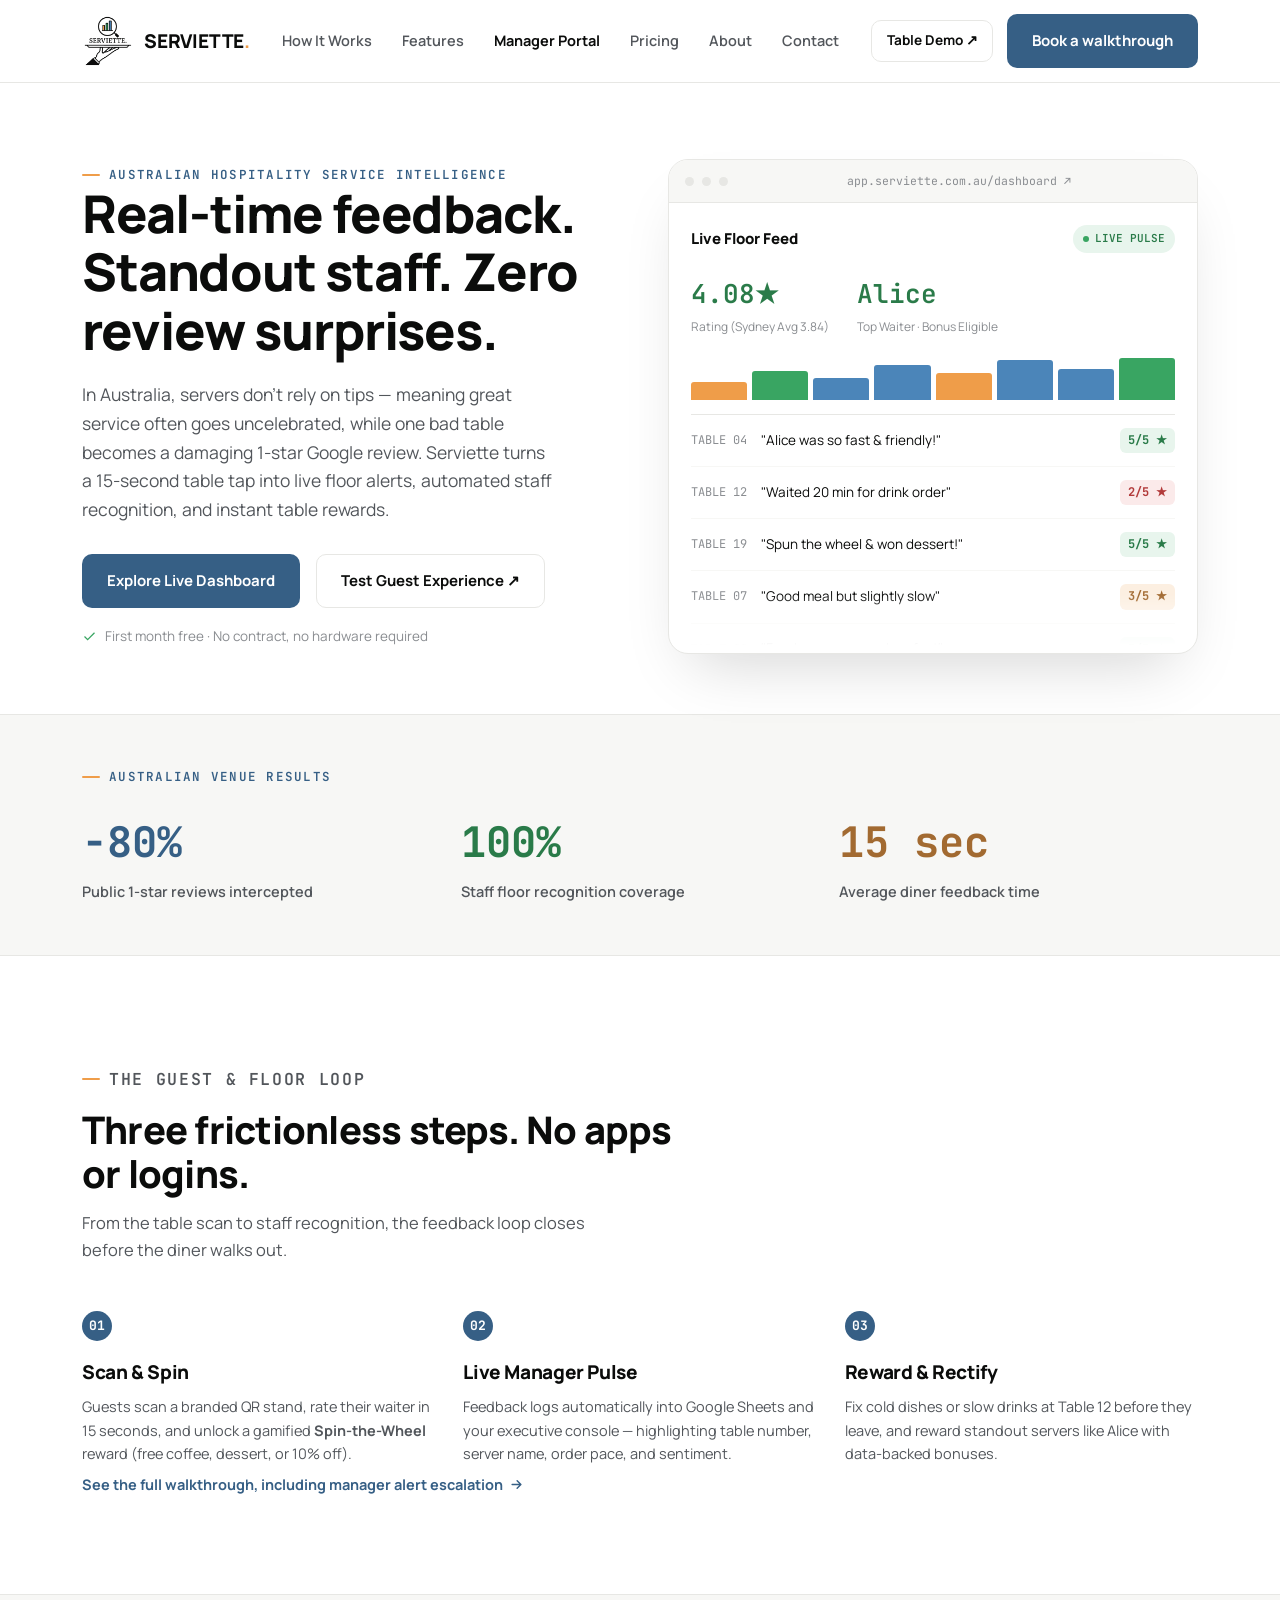
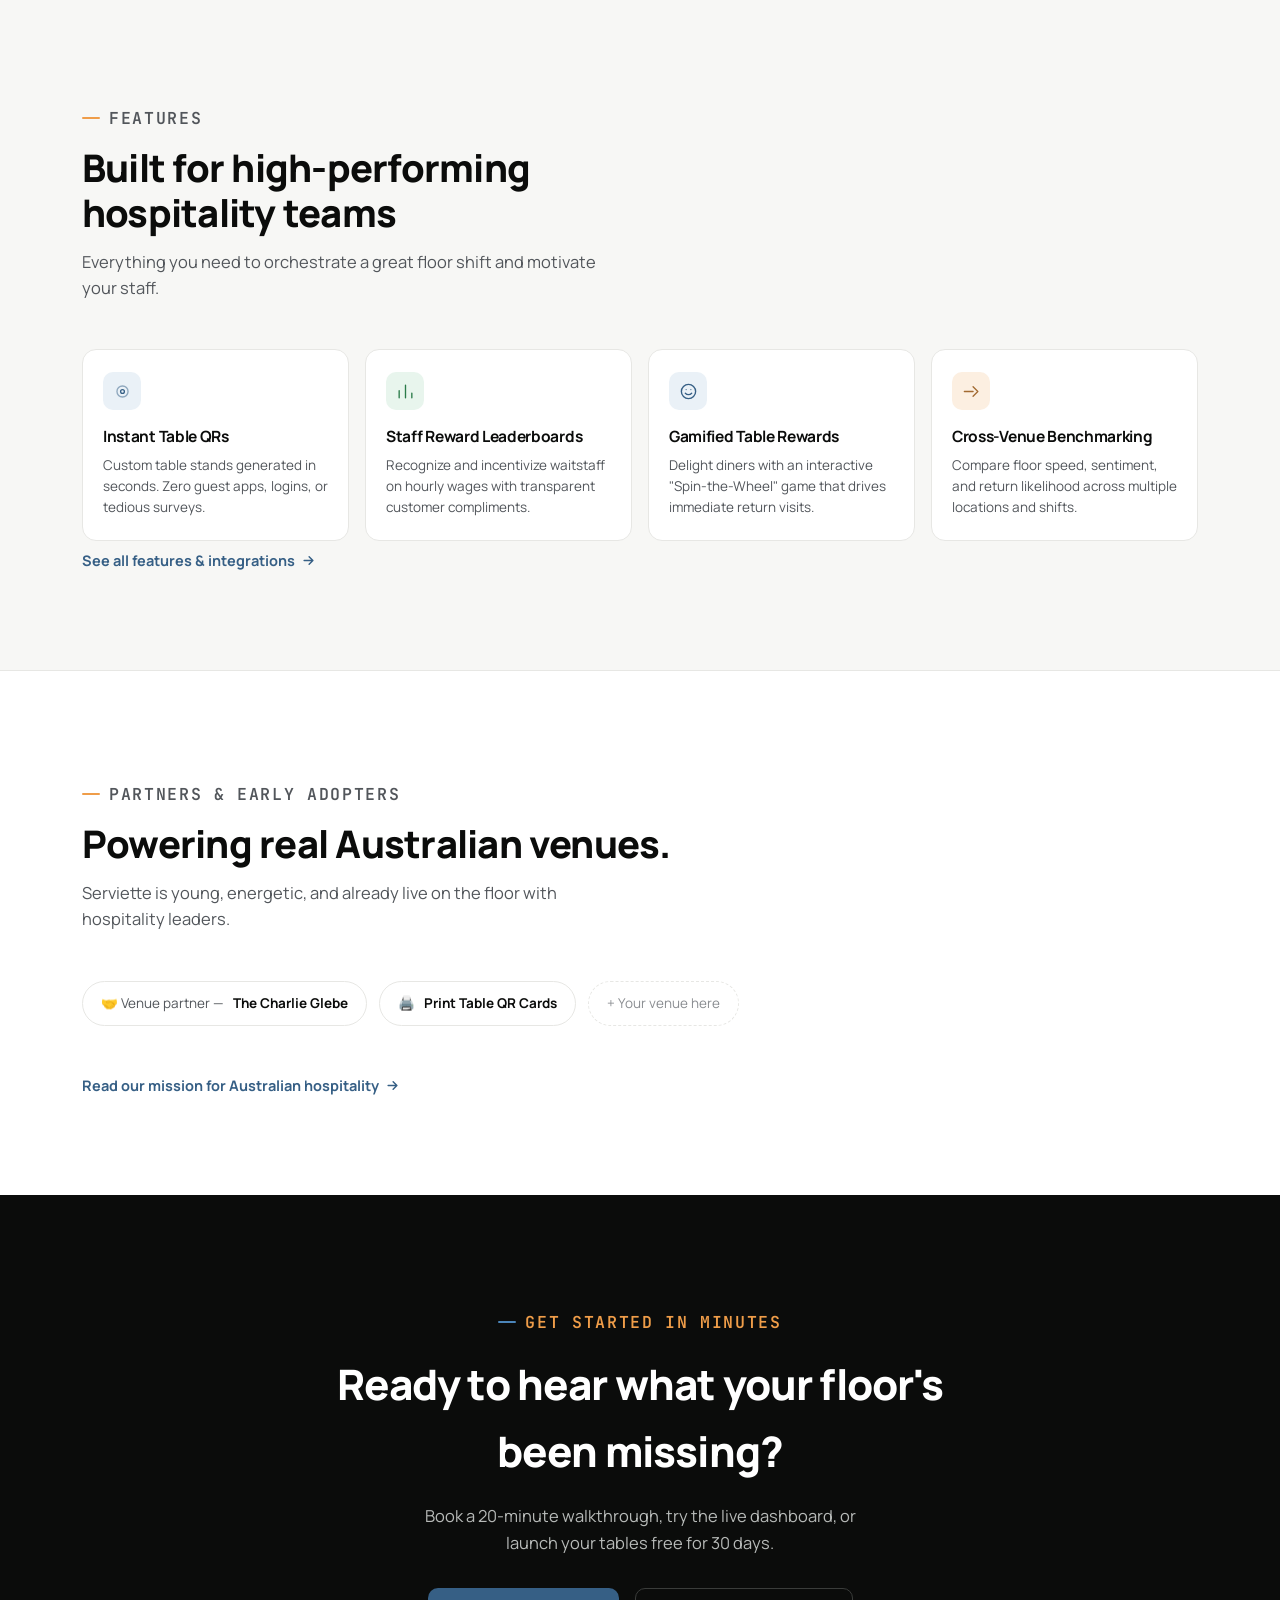
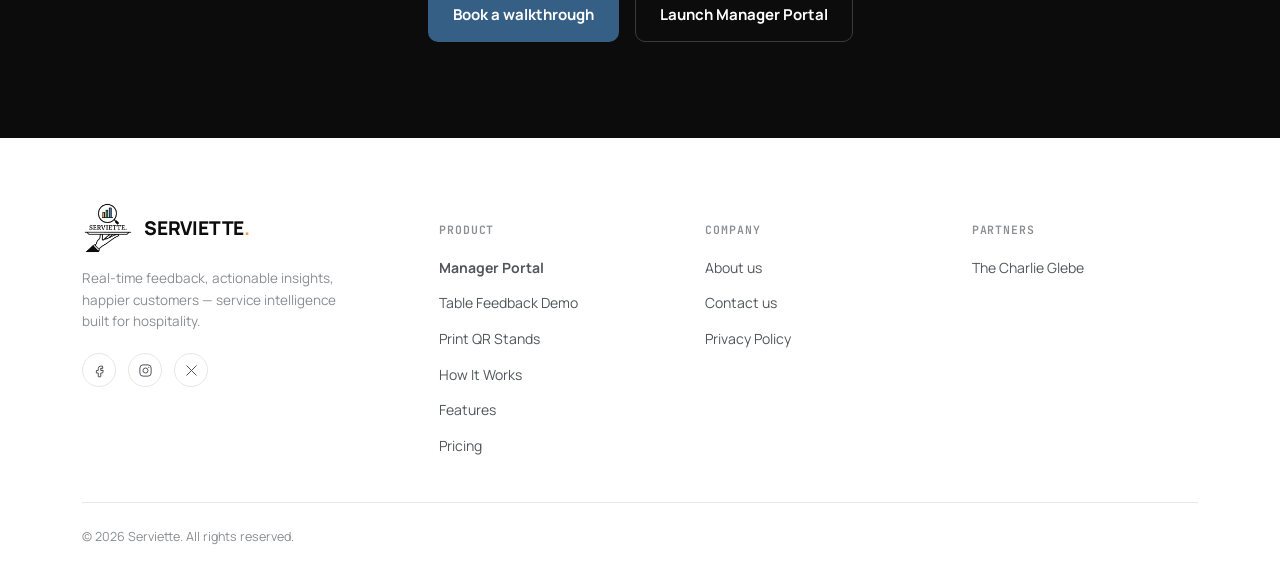
<file: index.html>
<!DOCTYPE html>
<html lang="en">
<head>
<meta charset="UTF-8">
<meta name="viewport" content="width=device-width, initial-scale=1.0">
<title>Serviette — Service Intelligence & Real-Time Hospitality Feedback</title>
<meta name="description" content="Serviette turns a single table tap into a live floor alert and staff recognition — so service issues get fixed in minutes, not discovered days later on Google Reviews.">
<link rel="icon" type="image/png" href="logo.png">
<link rel="preconnect" href="https://fonts.googleapis.com">
<link rel="preconnect" href="https://fonts.gstatic.com" crossorigin>
<link href="https://fonts.googleapis.com/css2?family=Manrope:wght@400;500;600;700;800&family=JetBrains+Mono:wght@500;600&display=swap" rel="stylesheet">
<link rel="stylesheet" href="styles.css">
</head>
<body>

<a href="#main" class="skip-link">Skip to content</a>

<header class="nav" id="siteNav">
  <div class="nav-row">
    <a href="index.html" class="brand-lockup">
      <span class="brand-mark"><img src="logo.png" alt="Serviette logo"></span>
      <span class="wordmark">SERVIETTE<span class="dot">.</span></span>
    </a>
    <nav class="nav-links" id="navLinks">
      <a href="how-it-works.html">How It Works</a>
      <a href="features.html">Features</a>
      <a href="dashboard.html" style="font-weight:700; color:var(--text);">Manager Portal</a>
      <a href="packages.html">Pricing</a>
      <a href="about-us.html">About</a>
      <a href="contact.html">Contact</a>
    </nav>
    <div class="nav-cta">
      <a class="btn btn-ghost" href="feedback.html?table=04" target="_blank" rel="noopener" style="padding: 0.55rem 0.9rem; font-size: 0.85rem;">Table Demo ↗</a>
      <a class="btn btn-primary" href="https://calendar.app.google/LqZYC1YsDhPSSBzCA" target="_blank" rel="noopener">Book a walkthrough</a>
      <button class="nav-toggle" id="navToggle" aria-label="Toggle menu" aria-expanded="false">
        <svg viewBox="0 0 24 24" fill="none" stroke="currentColor" stroke-width="1.8"><line x1="3" y1="7" x2="21" y2="7"/><line x1="3" y1="12" x2="21" y2="12"/><line x1="3" y1="17" x2="21" y2="17"/></svg>
      </button>
    </div>
  </div>
</header>

<main id="main">
  <section class="hero" id="top">
    <div class="wrap hero-grid">
      <div>
        <p class="eyebrow">AUSTRALIAN HOSPITALITY SERVICE INTELLIGENCE</p>
        <h1>Real-time feedback. Standout staff. Zero review surprises.</h1>
        <p class="hero-sub">In Australia, servers don't rely on tips — meaning great service often goes uncelebrated, while one bad table becomes a damaging 1-star Google review. Serviette turns a 15-second table tap into live floor alerts, automated staff recognition, and instant table rewards.</p>
        <div class="hero-ctas">
          <a class="btn btn-primary" href="dashboard.html">Explore Live Dashboard</a>
          <a class="btn btn-ghost" href="feedback.html?table=04" target="_blank" rel="noopener">Test Guest Experience ↗</a>
        </div>
        <p class="hero-fine"><svg viewBox="0 0 24 24" fill="none" stroke="currentColor" stroke-width="2"><polyline points="20 6 9 17 4 12"/></svg> First month free · No contract, no hardware required</p>
      </div>

      <div class="reveal">
        <a href="dashboard.html" style="text-decoration:none; color:inherit; display:block;" title="Click to view interactive Manager Portal">
          <div class="mock-card">
            <div class="mock-topbar">
              <span class="mock-dot"></span><span class="mock-dot"></span><span class="mock-dot"></span>
              <span class="mock-url">app.serviette.com.au/dashboard ↗</span>
            </div>
            <div class="mock-body">
              <div class="mock-head">
                <strong>Live Floor Feed</strong>
                <span class="live-badge">LIVE PULSE</span>
              </div>
              <div class="mock-stats">
                <div class="mock-stat"><div class="num up">4.08★</div><div class="lbl">Rating (Sydney Avg 3.84)</div></div>
                <div class="mock-stat"><div class="num up">Alice</div><div class="lbl">Top Waiter · Bonus Eligible</div></div>
              </div>
              <div class="mock-chart" aria-hidden="true">
                <span style="height:40%"></span><span style="height:65%"></span><span style="height:50%"></span>
                <span style="height:80%"></span><span style="height:60%"></span><span style="height:90%"></span>
                <span style="height:70%"></span><span style="height:95%"></span>
              </div>
              <div class="mock-feed">
                <div class="feed-frame">
                  <div class="feed-track">
                    <div class="feed-row"><span class="feed-table">TABLE 04</span><span class="feed-comment">"Alice was so fast & friendly!"</span><span class="feed-score g">5/5 ★</span></div>
                    <div class="feed-row"><span class="feed-table">TABLE 12</span><span class="feed-comment">"Waited 20 min for drink order"</span><span class="feed-score r">2/5 ★</span></div>
                    <div class="feed-row"><span class="feed-table">TABLE 19</span><span class="feed-comment">"Spun the wheel & won dessert!"</span><span class="feed-score g">5/5 ★</span></div>
                    <div class="feed-row"><span class="feed-table">TABLE 07</span><span class="feed-comment">"Good meal but slightly slow"</span><span class="feed-score a">3/5 ★</span></div>
                    <div class="feed-row"><span class="feed-table">TABLE 02</span><span class="feed-comment">"Food was warm and perfect"</span><span class="feed-score g">5/5 ★</span></div>
                    <div class="feed-row" aria-hidden="true"><span class="feed-table">TABLE 04</span><span class="feed-comment">"Alice was so fast & friendly!"</span><span class="feed-score g">5/5 ★</span></div>
                    <div class="feed-row" aria-hidden="true"><span class="feed-table">TABLE 12</span><span class="feed-comment">"Waited 20 min for drink order"</span><span class="feed-score r">2/5 ★</span></div>
                  </div>
                </div>
              </div>
            </div>
          </div>
        </a>
      </div>
    </div>
  </section>

  <div class="stats-bar reveal">
    <div class="wrap">
      <p class="eyebrow">AUSTRALIAN VENUE RESULTS</p>
      <div class="stats-row">
        <div class="stat"><div class="stat-num blue">-80%</div><div class="stat-label">Public 1-star reviews intercepted</div></div>
        <div class="stat"><div class="stat-num green">100%</div><div class="stat-label">Staff floor recognition coverage</div></div>
        <div class="stat"><div class="stat-num orange">15 sec</div><div class="stat-label">Average diner feedback time</div></div>
      </div>
    </div>
  </div>

  <section class="section-pad" id="how">
    <div class="wrap">
      <div class="section-head reveal">
        <p class="eyebrow">THE GUEST & FLOOR LOOP</p>
        <h2>Three frictionless steps. No apps or logins.</h2>
        <p>From the table scan to staff recognition, the feedback loop closes before the diner walks out.</p>
      </div>
      <div class="steps reveal">
        <div class="step">
          <div class="step-num">01</div>
          <h3>Scan & Spin</h3>
          <p>Guests scan a branded QR stand, rate their waiter in 15 seconds, and unlock a gamified <strong>Spin-the-Wheel</strong> reward (free coffee, dessert, or 10% off).</p>
        </div>
        <div class="step">
          <div class="step-num">02</div>
          <h3>Live Manager Pulse</h3>
          <p>Feedback logs automatically into Google Sheets and your executive console — highlighting table number, server name, order pace, and sentiment.</p>
        </div>
        <div class="step">
          <div class="step-num">03</div>
          <h3>Reward & Rectify</h3>
          <p>Fix cold dishes or slow drinks at Table 12 before they leave, and reward standout servers like Alice with data-backed bonuses.</p>
        </div>
      </div>
      <a class="section-link" href="how-it-works.html">See the full walkthrough, including manager alert escalation <svg viewBox="0 0 24 24" fill="none" stroke="currentColor" stroke-width="2.3" stroke-linecap="round" stroke-linejoin="round"><path d="M5 12h13M13 6l6 6-6 6"/></svg></a>
    </div>
  </section>

  <section class="section-pad" id="features" style="background:var(--bg-soft); border-top:1px solid var(--border); border-bottom:1px solid var(--border);">
    <div class="wrap">
      <div class="section-head reveal">
        <p class="eyebrow">FEATURES</p>
        <h2>Built for high-performing hospitality teams</h2>
        <p>Everything you need to orchestrate a great floor shift and motivate your staff.</p>
      </div>
      <div class="feat-grid reveal">
        <div class="feat-card">
          <div class="feat-icon blue"><svg viewBox="0 0 24 24" fill="none" stroke="currentColor" stroke-width="1.7" stroke-linecap="round"><circle cx="12" cy="12" r="2.4"/><circle cx="12" cy="12" r="7" opacity="0.5"/></svg></div>
          <h4>Instant Table QRs</h4><p>Custom table stands generated in seconds. Zero guest apps, logins, or tedious surveys.</p>
        </div>
        <div class="feat-card">
          <div class="feat-icon green"><svg viewBox="0 0 24 24" fill="none" stroke="currentColor" stroke-width="1.7" stroke-linecap="round"><path d="M4 20V11M12 20V4M20 20v-6"/></svg></div>
          <h4>Staff Reward Leaderboards</h4><p>Recognize and incentivize waitstaff on hourly wages with transparent customer compliments.</p>
        </div>
        <div class="feat-card">
          <div class="feat-icon blue"><svg viewBox="0 0 24 24" fill="none" stroke="currentColor" stroke-width="1.7" stroke-linecap="round"><circle cx="12" cy="12" r="9"/><path d="M8 14.2c1.1 1.2 2.4 1.8 4 1.8s2.9-.6 4-1.8"/><circle cx="9" cy="9.6" r="0.7" fill="currentColor" stroke="none"/><circle cx="15" cy="9.6" r="0.7" fill="currentColor" stroke="none"/></svg></div>
          <h4>Gamified Table Rewards</h4><p>Delight diners with an interactive "Spin-the-Wheel" game that drives immediate return visits.</p>
        </div>
        <div class="feat-card">
          <div class="feat-icon orange"><svg viewBox="0 0 24 24" fill="none" stroke="currentColor" stroke-width="1.7" stroke-linecap="round" stroke-linejoin="round"><path d="M3 12h11"/><path d="M14 6l6 6-6 6"/></svg></div>
          <h4>Cross-Venue Benchmarking</h4><p>Compare floor speed, sentiment, and return likelihood across multiple locations and shifts.</p>
        </div>
      </div>
      <a class="section-link" href="features.html">See all features & integrations <svg viewBox="0 0 24 24" fill="none" stroke="currentColor" stroke-width="2.3" stroke-linecap="round" stroke-linejoin="round"><path d="M5 12h13M13 6l6 6-6 6"/></svg></a>
    </div>
  </section>

  <section class="section-pad" id="trust">
    <div class="wrap">
      <div class="section-head reveal">
        <p class="eyebrow">PARTNERS & EARLY ADOPTERS</p>
        <h2>Powering real Australian venues.</h2>
        <p>Serviette is young, energetic, and already live on the floor with hospitality leaders.</p>
      </div>
      <div class="partner-row reveal">
        <span class="partner-chip">🤝 Venue partner — <strong>The Charlie Glebe</strong></span>
        <a href="qr-generator.html" class="partner-chip" style="text-decoration:none; color:inherit;">🖨️ <strong>Print Table QR Cards</strong></a>
        <span class="partner-chip ghost">+ Your venue here</span>
      </div>
      <a class="section-link reveal" href="about-us.html">Read our mission for Australian hospitality <svg viewBox="0 0 24 24" fill="none" stroke="currentColor" stroke-width="2.3" stroke-linecap="round" stroke-linejoin="round"><path d="M5 12h13M13 6l6 6-6 6"/></svg></a>
    </div>
  </section>

  <section class="final-cta">
    <div class="wrap">
      <p class="eyebrow">GET STARTED IN MINUTES</p>
      <h2>Ready to hear what your floor's been missing?</h2>
      <p>Book a 20-minute walkthrough, try the live dashboard, or launch your tables free for 30 days.</p>
      <div class="hero-ctas">
        <a class="btn btn-primary" href="https://calendar.app.google/LqZYC1YsDhPSSBzCA" target="_blank" rel="noopener">Book a walkthrough</a>
        <a class="btn btn-ghost" href="dashboard.html">Launch Manager Portal</a>
      </div>
    </div>
  </section>

</main>

<footer class="site-footer">
  <div class="wrap">
    <div class="footer-grid">
      <div class="footer-brand">
        <a href="index.html" class="brand-lockup">
          <span class="brand-mark"><img src="logo.png" alt="Serviette logo"></span>
          <span class="wordmark">SERVIETTE<span class="dot">.</span></span>
        </a>
        <p>Real-time feedback, actionable insights, happier customers — service intelligence built for hospitality.</p>
        <div class="footer-social">
          <a href="https://www.facebook.com/profile.php?id=61578158934396" target="_blank" rel="noopener" aria-label="Facebook"><svg viewBox="0 0 24 24" fill="none" stroke="currentColor" stroke-width="1.6"><path d="M14 9h3V5h-3a4 4 0 0 0-4 4v3H7v4h3v6h4v-6h3l1-4h-4V9a1 1 0 0 1 1-1z"/></svg></a>
          <a href="https://www.instagram.com/serviette.com.au/" target="_blank" rel="noopener" aria-label="Instagram"><svg viewBox="0 0 24 24" fill="none" stroke="currentColor" stroke-width="1.6"><rect x="3" y="3" width="18" height="18" rx="5"/><circle cx="12" cy="12" r="4"/><circle cx="17.2" cy="6.8" r="1" fill="currentColor" stroke="none"/></svg></a>
          <a href="https://x.com/ServietteAU" target="_blank" rel="noopener" aria-label="X"><svg viewBox="0 0 24 24" fill="none" stroke="currentColor" stroke-width="1.6"><path d="M4 4l16 16M20 4L4 20"/></svg></a>
        </div>
      </div>
      <div class="footer-col">
        <h5>Product</h5>
        <ul>
          <li><a href="dashboard.html"><strong>Manager Portal</strong></a></li>
          <li><a href="feedback.html?table=04" target="_blank">Table Feedback Demo</a></li>
          <li><a href="qr-generator.html">Print QR Stands</a></li>
          <li><a href="how-it-works.html">How It Works</a></li>
          <li><a href="features.html">Features</a></li>
          <li><a href="packages.html">Pricing</a></li>
        </ul>
      </div>
      <div class="footer-col">
        <h5>Company</h5>
        <ul>
          <li><a href="about-us.html">About us</a></li>
          <li><a href="contact.html">Contact us</a></li>
          <li><a href="privacy-policy.html">Privacy Policy</a></li>
        </ul>
      </div>
      <div class="footer-col">
        <h5>Partners</h5>
        <ul>
          <li><a href="https://www.thecharlie.au/" target="_blank" rel="noopener">The Charlie Glebe</a></li>
        </ul>
      </div>
    </div>
    <div class="footer-bottom">
      <span>© 2026 Serviette. All rights reserved.</span>
    </div>
  </div>
</footer>

<script src="script.js"></script>
</body>
</html>
</file>
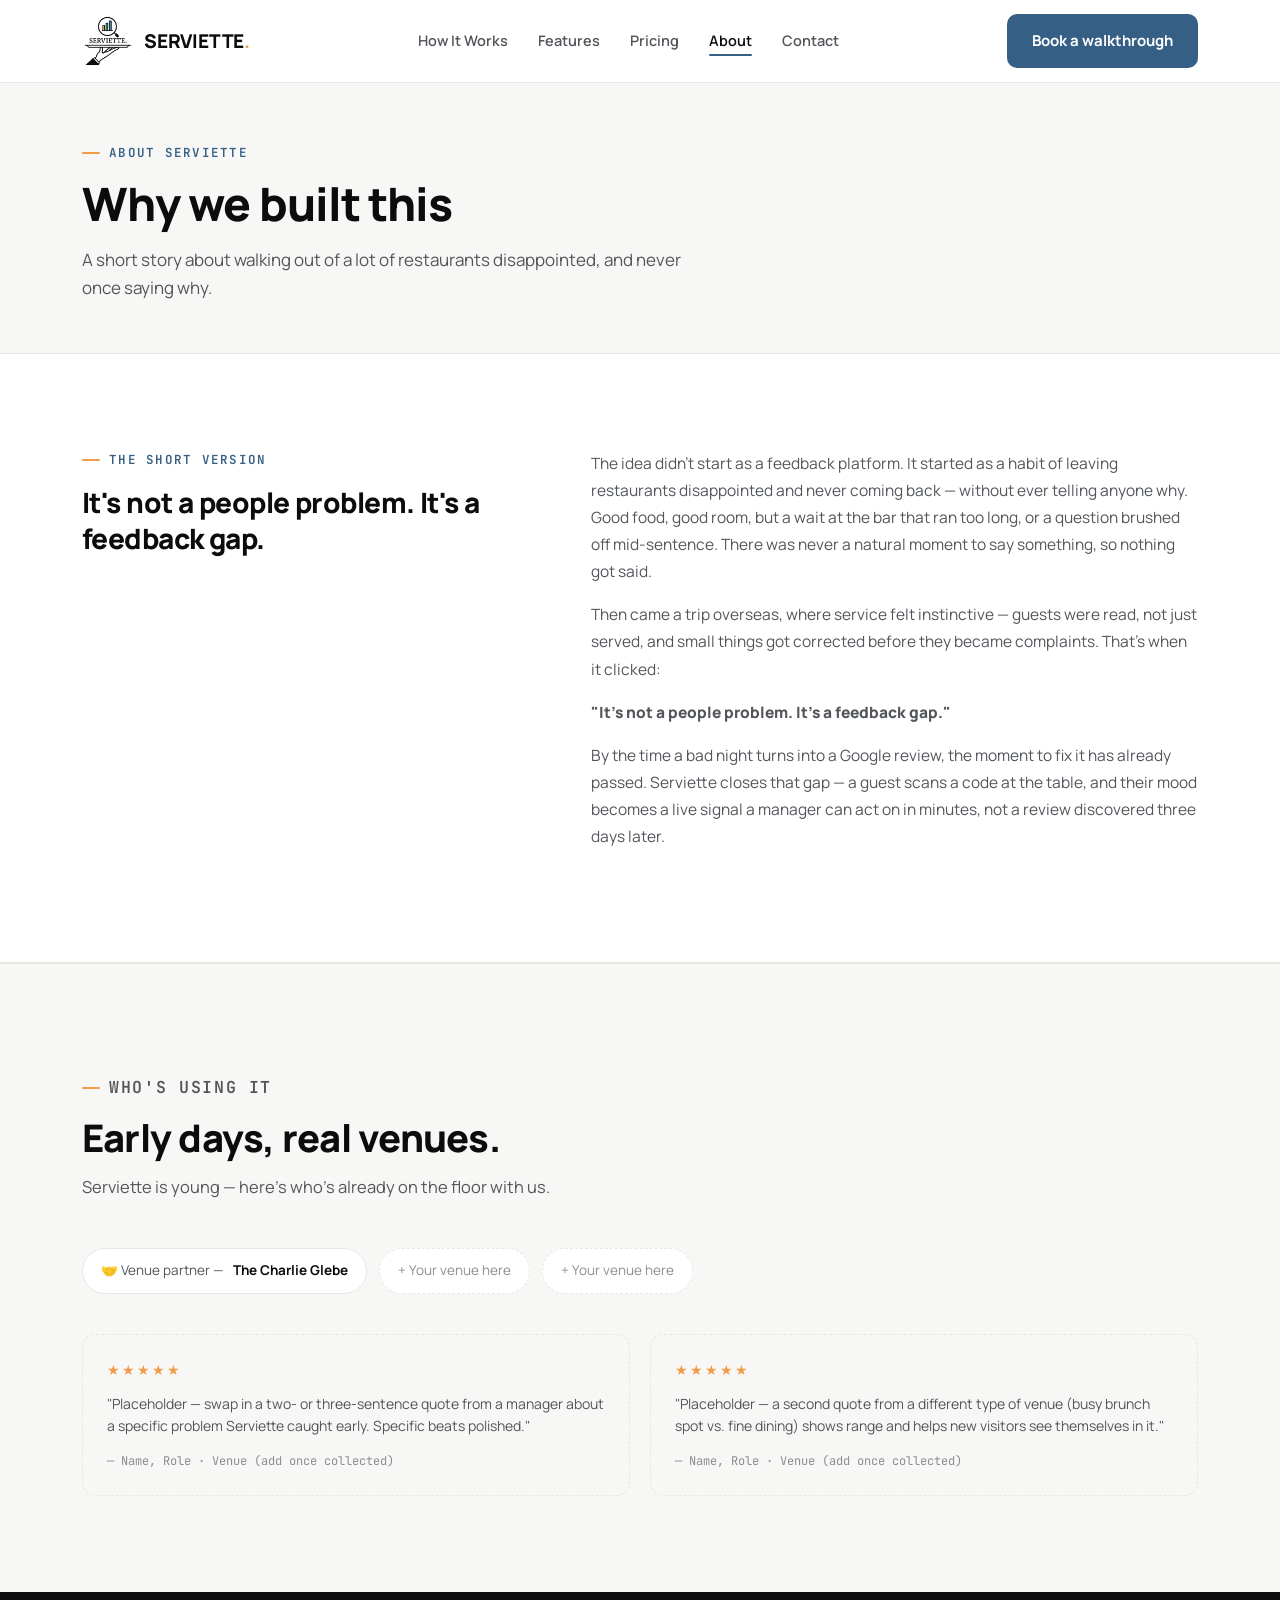
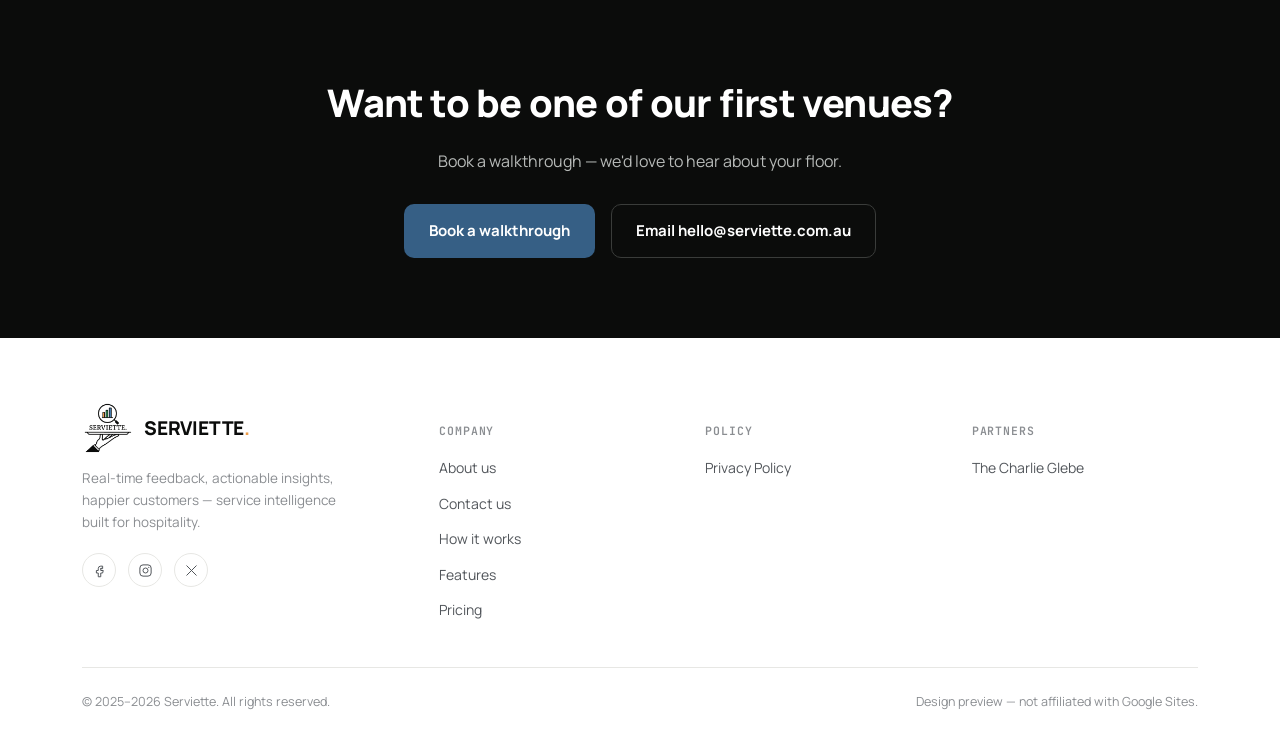
<file: about-us.html>
<!DOCTYPE html>
<html lang="en">
<head>
<meta charset="UTF-8">
<meta name="viewport" content="width=device-width, initial-scale=1.0">
<title>About Us — Serviette</title>
<meta name="description" content="Why we built Serviette: it's not a people problem, it's a feedback gap.">
<link rel="icon" type="image/png" href="logo.png">
<link rel="preconnect" href="https://fonts.googleapis.com">
<link rel="preconnect" href="https://fonts.gstatic.com" crossorigin>
<link href="https://fonts.googleapis.com/css2?family=Manrope:wght@400;500;600;700;800&family=JetBrains+Mono:wght@500;600&display=swap" rel="stylesheet">
<link rel="stylesheet" href="styles.css">
</head>
<body>

<a href="#main" class="skip-link">Skip to content</a>

<header class="nav" id="siteNav">
  <div class="nav-row">
    <a href="index.html" class="brand-lockup">
      <span class="brand-mark"><img src="logo.png" alt="Serviette logo"></span>
      <span class="wordmark">SERVIETTE<span class="dot">.</span></span>
    </a>
    <nav class="nav-links" id="navLinks">
      <a href="how-it-works.html">How It Works</a>
      <a href="features.html">Features</a>
      <a href="packages.html">Pricing</a>
      <a href="about-us.html" class="active">About</a>
      <a href="contact.html">Contact</a>
    </nav>
    <div class="nav-cta">
      <a class="btn btn-primary" href="https://calendar.app.google/LqZYC1YsDhPSSBzCA" target="_blank" rel="noopener">Book a walkthrough</a>
      <button class="nav-toggle" id="navToggle" aria-label="Toggle menu" aria-expanded="false">
        <svg viewBox="0 0 24 24" fill="none" stroke="currentColor" stroke-width="1.8"><line x1="3" y1="7" x2="21" y2="7"/><line x1="3" y1="12" x2="21" y2="12"/><line x1="3" y1="17" x2="21" y2="17"/></svg>
      </button>
    </div>
  </div>
</header>

<main id="main">
  <section class="page-hero">
    <div class="wrap">
      <p class="eyebrow">ABOUT SERVIETTE</p>
      <h1>Why we built this</h1>
      <p class="hero-lede">A short story about walking out of a lot of restaurants disappointed, and never once saying why.</p>
    </div>
  </section>

  <section class="about-section section-pad" style="border-top:none;">
    <div class="wrap">
      <div class="about-grid">
        <div class="reveal">
          <p class="eyebrow">THE SHORT VERSION</p>
          <h2 style="font-size:clamp(22px,2.6vw,28px); margin-top:14px; line-height:1.3;">It's not a people problem. It's a feedback gap.</h2>
        </div>
        <div class="about-body reveal">
          <p>The idea didn't start as a feedback platform. It started as a habit of leaving restaurants disappointed and never coming back — without ever telling anyone why. Good food, good room, but a wait at the bar that ran too long, or a question brushed off mid-sentence. There was never a natural moment to say something, so nothing got said.</p>
          <p>Then came a trip overseas, where service felt instinctive — guests were read, not just served, and small things got corrected before they became complaints. That's when it clicked:</p>
          <p class="about-statement">"It's not a people problem. It's a feedback gap."</p>
          <p>By the time a bad night turns into a Google review, the moment to fix it has already passed. Serviette closes that gap — a guest scans a code at the table, and their mood becomes a live signal a manager can act on in minutes, not a review discovered three days later.</p>
        </div>
      </div>
    </div>
  </section>

  <section class="section-pad" id="trust" style="background:var(--bg-soft); border-top:1px solid var(--border);">
    <div class="wrap">
      <div class="section-head reveal">
        <p class="eyebrow">WHO'S USING IT</p>
        <h2>Early days, real venues.</h2>
        <p>Serviette is young — here's who's already on the floor with us.</p>
      </div>

      <div class="partner-row reveal">
        <span class="partner-chip">🤝 Venue partner — <strong>The Charlie Glebe</strong></span>
        <span class="partner-chip ghost">+ Your venue here</span>
        <span class="partner-chip ghost">+ Your venue here</span>
      </div>

      <div class="test-grid reveal">
        <div class="test-card">
          <div class="stars">★★★★★</div>
          <p>"Placeholder — swap in a two- or three-sentence quote from a manager about a specific problem Serviette caught early. Specific beats polished."</p>
          <footer>— Name, Role · Venue (add once collected)</footer>
        </div>
        <div class="test-card">
          <div class="stars">★★★★★</div>
          <p>"Placeholder — a second quote from a different type of venue (busy brunch spot vs. fine dining) shows range and helps new visitors see themselves in it."</p>
          <footer>— Name, Role · Venue (add once collected)</footer>
        </div>
      </div>
    </div>
  </section>

<section class="sub-cta">
    <div class="wrap">
      <h2>Want to be one of our first venues?</h2>
      <p>Book a walkthrough — we'd love to hear about your floor.</p>
      <div class="hero-ctas">
        <a class="btn btn-primary" href="https://calendar.app.google/LqZYC1YsDhPSSBzCA" target="_blank" rel="noopener">Book a walkthrough</a>
        <a class="btn btn-ghost" href="mailto:hello@serviette.com.au" target="_blank" rel="noopener">Email hello@serviette.com.au</a>
      </div>
    </div>
  </section>

</main>

<footer class="site-footer">
  <div class="wrap">
    <div class="footer-grid">
      <div class="footer-brand">
        <a href="index.html" class="brand-lockup">
          <span class="brand-mark"><img src="logo.png" alt="Serviette logo"></span>
          <span class="wordmark">SERVIETTE<span class="dot">.</span></span>
        </a>
        <p>Real-time feedback, actionable insights, happier customers — service intelligence built for hospitality.</p>
        <div class="footer-social">
          <a href="https://www.facebook.com/profile.php?id=61578158934396" target="_blank" rel="noopener" aria-label="Facebook"><svg viewBox="0 0 24 24" fill="none" stroke="currentColor" stroke-width="1.6"><path d="M14 9h3V5h-3a4 4 0 0 0-4 4v3H7v4h3v6h4v-6h3l1-4h-4V9a1 1 0 0 1 1-1z"/></svg></a>
          <a href="https://www.instagram.com/serviette.com.au/" target="_blank" rel="noopener" aria-label="Instagram"><svg viewBox="0 0 24 24" fill="none" stroke="currentColor" stroke-width="1.6"><rect x="3" y="3" width="18" height="18" rx="5"/><circle cx="12" cy="12" r="4"/><circle cx="17.2" cy="6.8" r="1" fill="currentColor" stroke="none"/></svg></a>
          <a href="https://x.com/ServietteAU" target="_blank" rel="noopener" aria-label="X"><svg viewBox="0 0 24 24" fill="none" stroke="currentColor" stroke-width="1.6"><path d="M4 4l16 16M20 4L4 20"/></svg></a>
        </div>
      </div>
      <div class="footer-col">
        <h5>Company</h5>
        <ul>
          <li><a href="about-us.html">About us</a></li>
          <li><a href="contact.html">Contact us</a></li>
          <li><a href="how-it-works.html">How it works</a></li>
          <li><a href="features.html">Features</a></li>
          <li><a href="packages.html">Pricing</a></li>
        </ul>
      </div>
      <div class="footer-col">
        <h5>Policy</h5>
        <ul><li><a href="privacy-policy.html">Privacy Policy</a></li></ul>
      </div>
      <div class="footer-col">
        <h5>Partners</h5>
        <ul><li><a href="https://www.thecharlie.au/" target="_blank" rel="noopener">The Charlie Glebe</a></li></ul>
      </div>
    </div>
    <div class="footer-bottom">
      <span>© 2025–2026 Serviette. All rights reserved.</span>
      <span>Design preview — not affiliated with Google Sites.</span>
    </div>
  </div>
</footer>

<script src="script.js"></script>
</body>
</html>
</file>
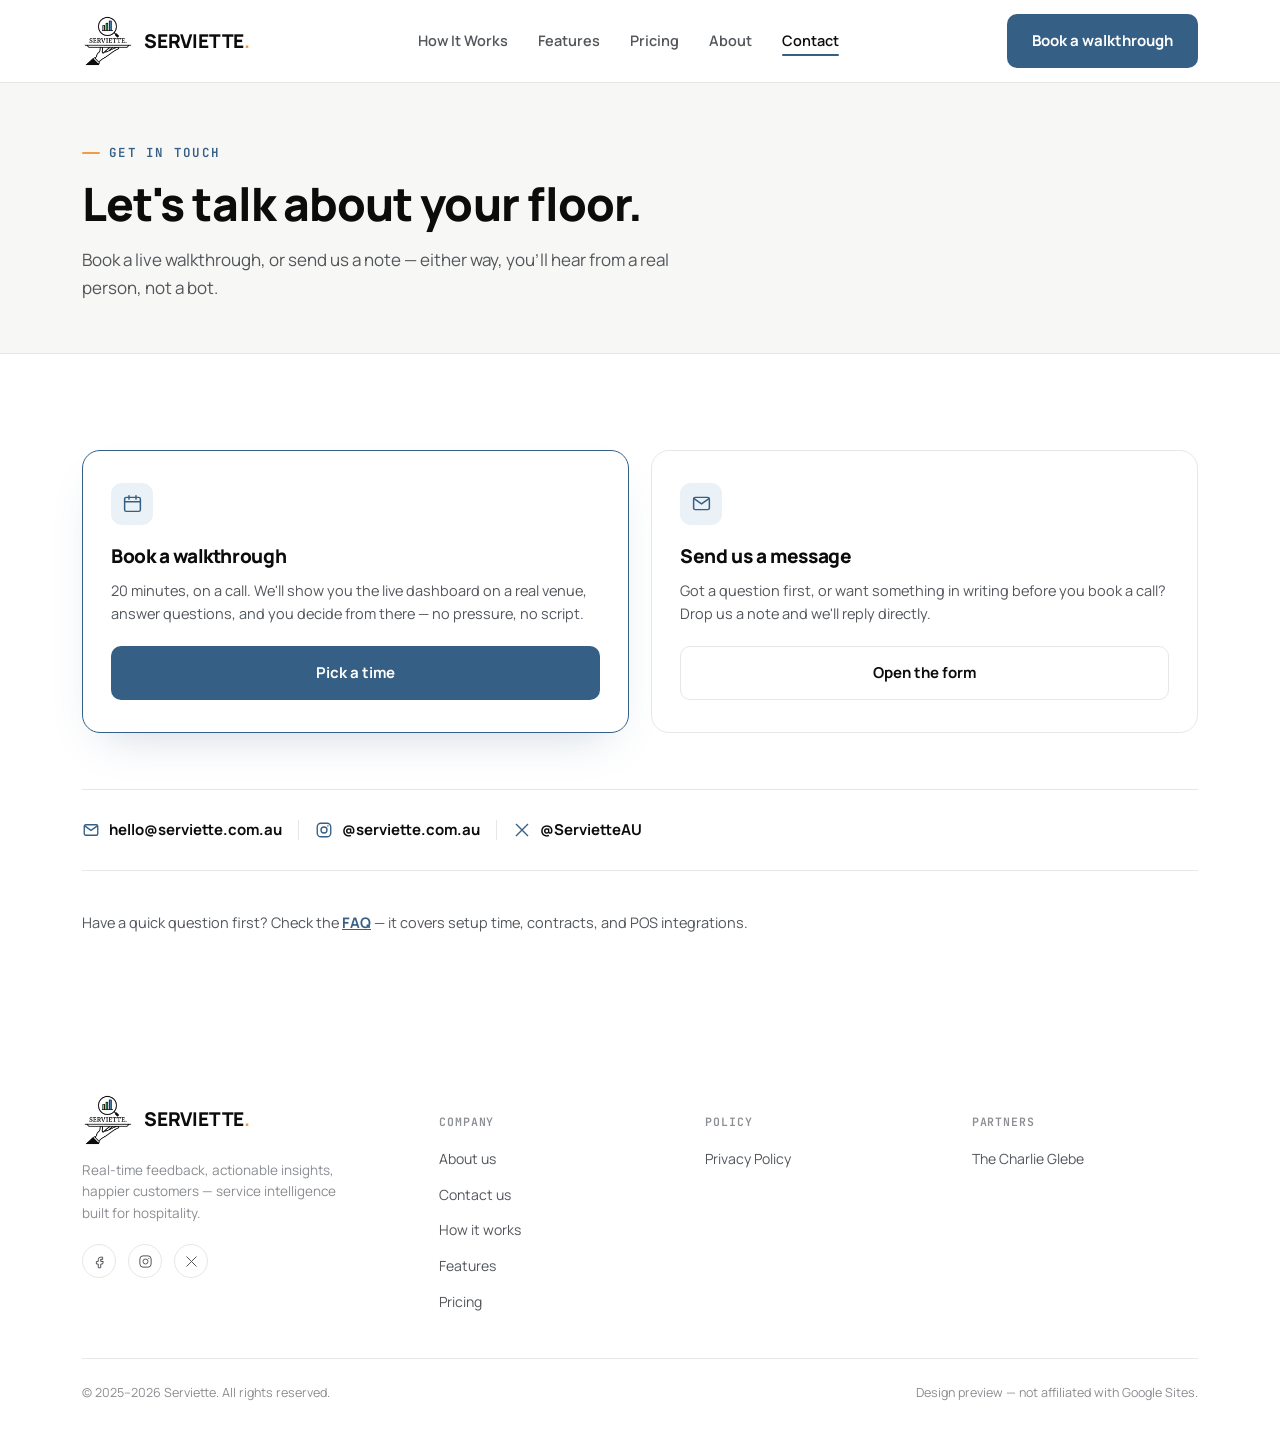
<file: contact.html>
<!DOCTYPE html>
<html lang="en">
<head>
<meta charset="UTF-8">
<meta name="viewport" content="width=device-width, initial-scale=1.0">
<title>Contact — Serviette</title>
<meta name="description" content="Book a walkthrough or send a message — get in touch with the Serviette team.">
<link rel="icon" type="image/png" href="logo.png">
<link rel="preconnect" href="https://fonts.googleapis.com">
<link rel="preconnect" href="https://fonts.gstatic.com" crossorigin>
<link href="https://fonts.googleapis.com/css2?family=Manrope:wght@400;500;600;700;800&family=JetBrains+Mono:wght@500;600&display=swap" rel="stylesheet">
<link rel="stylesheet" href="styles.css">
</head>
<body>

<a href="#main" class="skip-link">Skip to content</a>

<header class="nav" id="siteNav">
  <div class="nav-row">
    <a href="index.html" class="brand-lockup">
      <span class="brand-mark"><img src="logo.png" alt="Serviette logo"></span>
      <span class="wordmark">SERVIETTE<span class="dot">.</span></span>
    </a>
    <nav class="nav-links" id="navLinks">
      <a href="how-it-works.html">How It Works</a>
      <a href="features.html">Features</a>
      <a href="packages.html">Pricing</a>
      <a href="about-us.html">About</a>
      <a href="contact.html" class="active">Contact</a>
    </nav>
    <div class="nav-cta">
      <a class="btn btn-primary" href="https://calendar.app.google/LqZYC1YsDhPSSBzCA" target="_blank" rel="noopener">Book a walkthrough</a>
      <button class="nav-toggle" id="navToggle" aria-label="Toggle menu" aria-expanded="false">
        <svg viewBox="0 0 24 24" fill="none" stroke="currentColor" stroke-width="1.8"><line x1="3" y1="7" x2="21" y2="7"/><line x1="3" y1="12" x2="21" y2="12"/><line x1="3" y1="17" x2="21" y2="17"/></svg>
      </button>
    </div>
  </div>
</header>

<main id="main">
  <section class="page-hero">
    <div class="wrap">
      <p class="eyebrow">GET IN TOUCH</p>
      <h1>Let's talk about your floor.</h1>
      <p class="hero-lede">Book a live walkthrough, or send us a note — either way, you'll hear from a real person, not a bot.</p>
    </div>
  </section>

  <section class="section-pad">
    <div class="wrap">
      <div class="contact-grid reveal">
        <div class="contact-card featured">
          <div class="c-icon"><svg viewBox="0 0 24 24" fill="none" stroke="currentColor" stroke-width="1.7" stroke-linecap="round" stroke-linejoin="round"><rect x="3" y="5" width="18" height="16" rx="2"/><path d="M16 3v4M8 3v4M3 10h18"/></svg></div>
          <h3>Book a walkthrough</h3>
          <p>20 minutes, on a call. We'll show you the live dashboard on a real venue, answer questions, and you decide from there — no pressure, no script.</p>
          <a class="btn btn-primary btn-block" href="https://calendar.app.google/LqZYC1YsDhPSSBzCA" target="_blank" rel="noopener">Pick a time</a>
        </div>
        <div class="contact-card">
          <div class="c-icon"><svg viewBox="0 0 24 24" fill="none" stroke="currentColor" stroke-width="1.7" stroke-linecap="round" stroke-linejoin="round"><rect x="3" y="5" width="18" height="14" rx="2"/><path d="M3.5 6.5l8.5 6 8.5-6"/></svg></div>
          <h3>Send us a message</h3>
          <p>Got a question first, or want something in writing before you book a call? Drop us a note and we'll reply directly.</p>
          <a class="btn btn-ghost btn-block" href="https://docs.google.com/forms/d/e/1FAIpQLSdIY42uwc6eTMV1YjJ2aqH3gU2we7nfLMbxZUsnJFmn-dHT8g/viewform" target="_blank" rel="noopener">Open the form</a>
        </div>
      </div>

      <div class="contact-direct reveal">
        <a href="mailto:hello@serviette.com.au"><svg viewBox="0 0 24 24" fill="none" stroke="currentColor" stroke-width="1.8"><rect x="3" y="5" width="18" height="14" rx="2"/><path d="M3.5 6.5l8.5 6 8.5-6"/></svg> hello@serviette.com.au</a>
        <span class="divider"></span>
        <a href="https://www.instagram.com/serviette.com.au/" target="_blank" rel="noopener"><svg viewBox="0 0 24 24" fill="none" stroke="currentColor" stroke-width="1.8"><rect x="3" y="3" width="18" height="18" rx="5"/><circle cx="12" cy="12" r="4"/><circle cx="17.2" cy="6.8" r="1" fill="currentColor" stroke="none"/></svg> @serviette.com.au</a>
        <span class="divider"></span>
        <a href="https://x.com/ServietteAU" target="_blank" rel="noopener"><svg viewBox="0 0 24 24" fill="none" stroke="currentColor" stroke-width="1.8"><path d="M4 4l16 16M20 4L4 20"/></svg> @ServietteAU</a>
      </div>

      <p class="reveal" style="font-size:14.5px; color:var(--body-text);">Have a quick question first? Check the <a href="packages.html#faq" style="color:var(--blue-deep); font-weight:700; text-decoration:underline;">FAQ</a> — it covers setup time, contracts, and POS integrations.</p>
    </div>
  </section>

</main>

<footer class="site-footer">
  <div class="wrap">
    <div class="footer-grid">
      <div class="footer-brand">
        <a href="index.html" class="brand-lockup">
          <span class="brand-mark"><img src="logo.png" alt="Serviette logo"></span>
          <span class="wordmark">SERVIETTE<span class="dot">.</span></span>
        </a>
        <p>Real-time feedback, actionable insights, happier customers — service intelligence built for hospitality.</p>
        <div class="footer-social">
          <a href="https://www.facebook.com/profile.php?id=61578158934396" target="_blank" rel="noopener" aria-label="Facebook"><svg viewBox="0 0 24 24" fill="none" stroke="currentColor" stroke-width="1.6"><path d="M14 9h3V5h-3a4 4 0 0 0-4 4v3H7v4h3v6h4v-6h3l1-4h-4V9a1 1 0 0 1 1-1z"/></svg></a>
          <a href="https://www.instagram.com/serviette.com.au/" target="_blank" rel="noopener" aria-label="Instagram"><svg viewBox="0 0 24 24" fill="none" stroke="currentColor" stroke-width="1.6"><rect x="3" y="3" width="18" height="18" rx="5"/><circle cx="12" cy="12" r="4"/><circle cx="17.2" cy="6.8" r="1" fill="currentColor" stroke="none"/></svg></a>
          <a href="https://x.com/ServietteAU" target="_blank" rel="noopener" aria-label="X"><svg viewBox="0 0 24 24" fill="none" stroke="currentColor" stroke-width="1.6"><path d="M4 4l16 16M20 4L4 20"/></svg></a>
        </div>
      </div>
      <div class="footer-col">
        <h5>Company</h5>
        <ul>
          <li><a href="about-us.html">About us</a></li>
          <li><a href="contact.html">Contact us</a></li>
          <li><a href="how-it-works.html">How it works</a></li>
          <li><a href="features.html">Features</a></li>
          <li><a href="packages.html">Pricing</a></li>
        </ul>
      </div>
      <div class="footer-col">
        <h5>Policy</h5>
        <ul><li><a href="privacy-policy.html">Privacy Policy</a></li></ul>
      </div>
      <div class="footer-col">
        <h5>Partners</h5>
        <ul><li><a href="https://www.thecharlie.au/" target="_blank" rel="noopener">The Charlie Glebe</a></li></ul>
      </div>
    </div>
    <div class="footer-bottom">
      <span>© 2025–2026 Serviette. All rights reserved.</span>
      <span>Design preview — not affiliated with Google Sites.</span>
    </div>
  </div>
</footer>

<script src="script.js"></script>
</body>
</html>
</file>
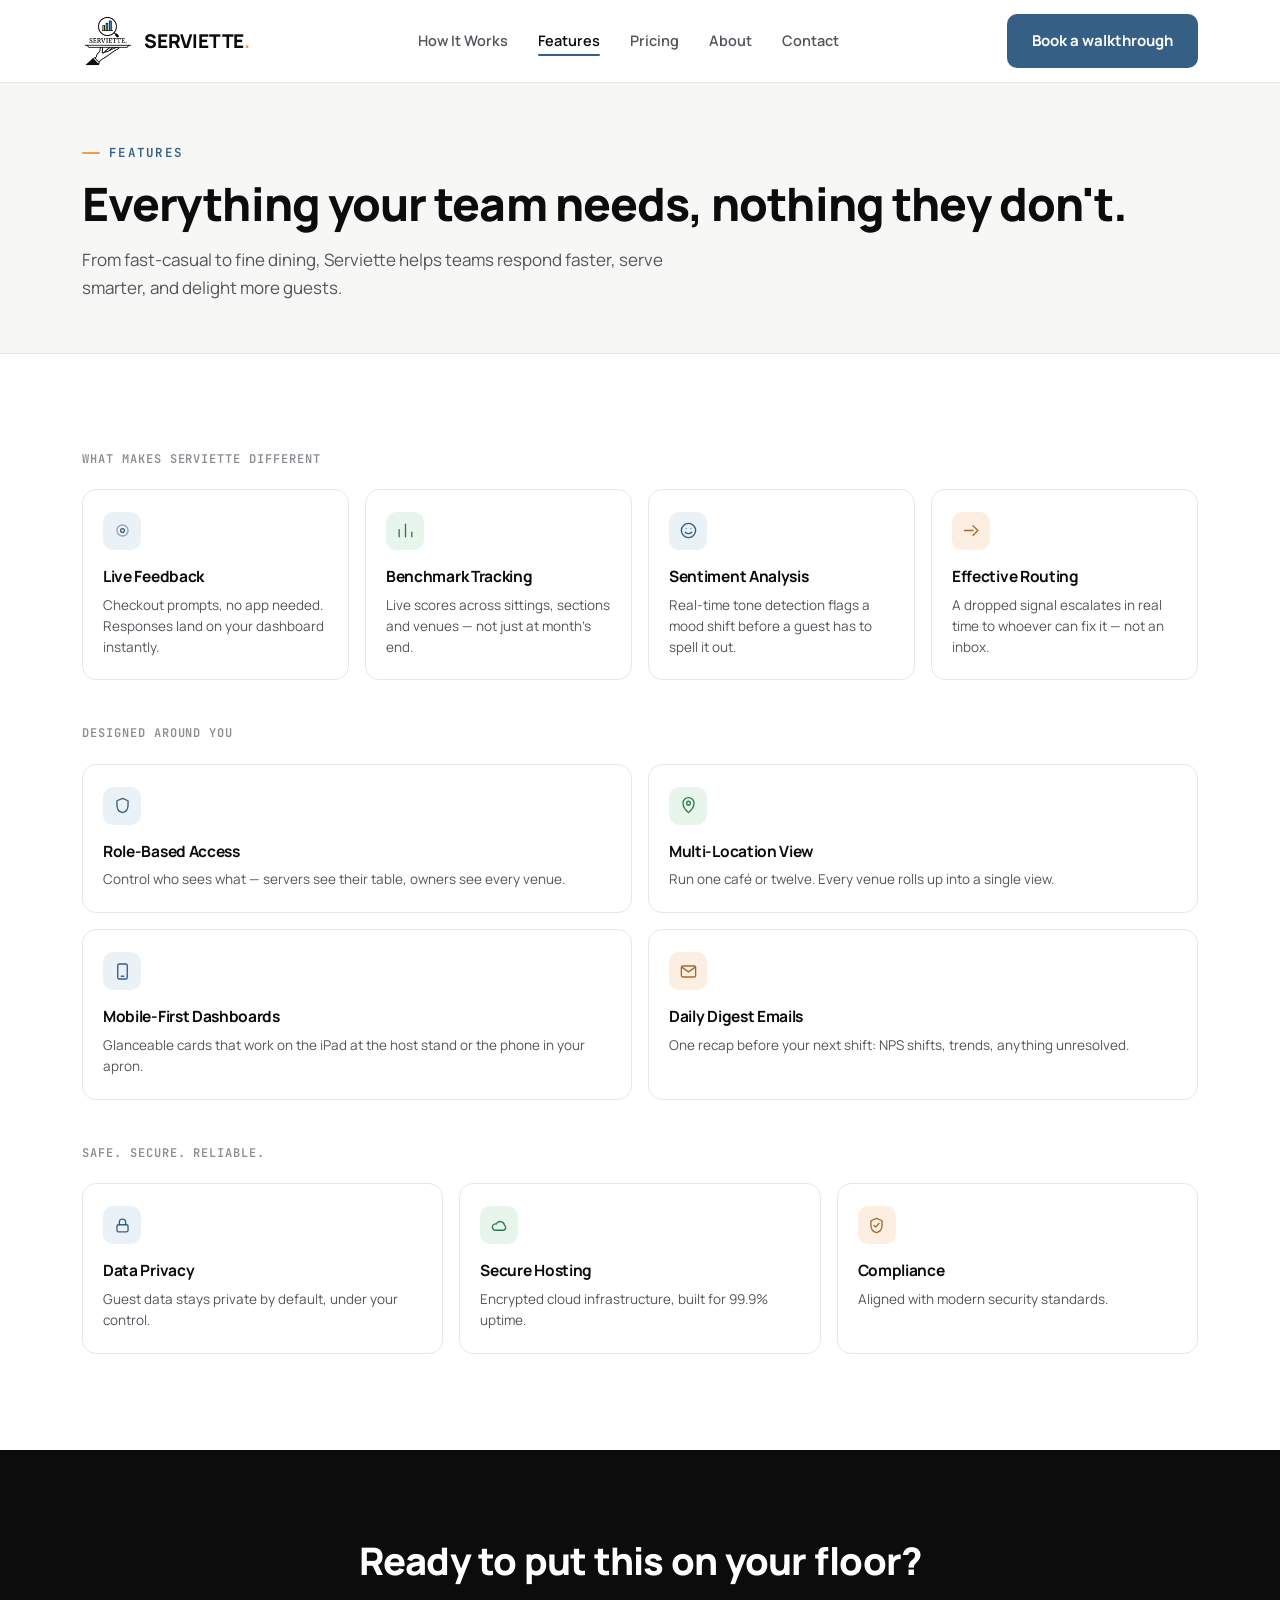
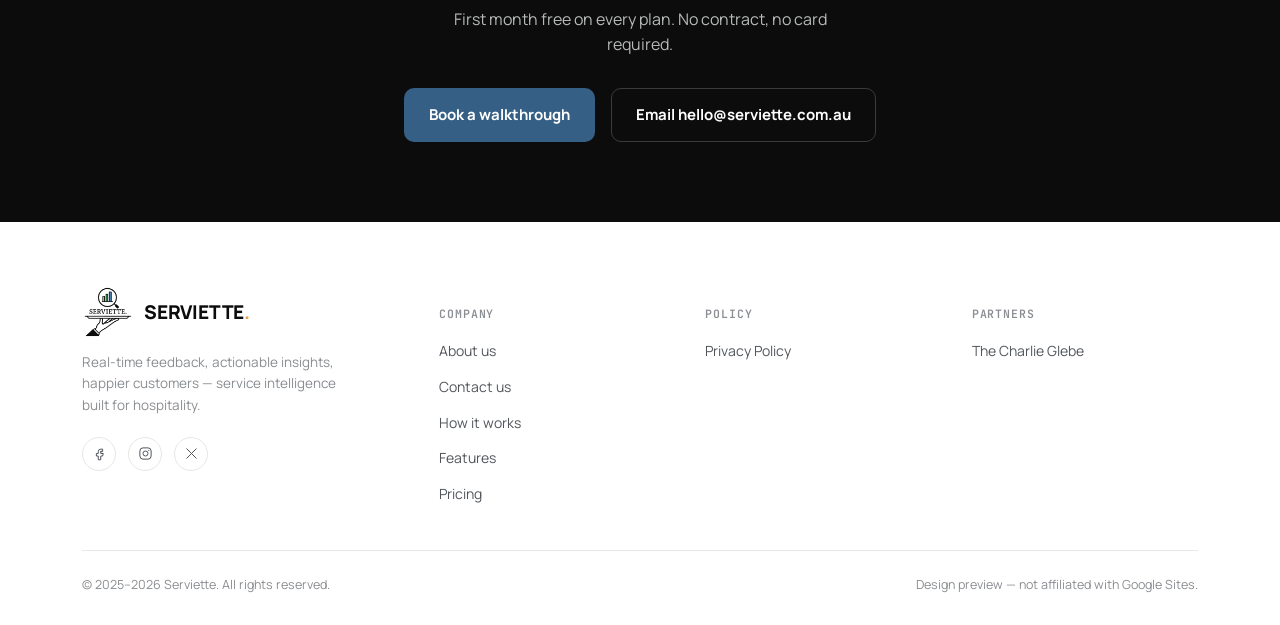
<file: features.html>
<!DOCTYPE html>
<html lang="en">
<head>
<meta charset="UTF-8">
<meta name="viewport" content="width=device-width, initial-scale=1.0">
<title>Features — Serviette</title>
<meta name="description" content="Live feedback, sentiment analysis, benchmark tracking, and everything else Serviette gives restaurant teams.">
<link rel="icon" type="image/png" href="logo.png">
<link rel="preconnect" href="https://fonts.googleapis.com">
<link rel="preconnect" href="https://fonts.gstatic.com" crossorigin>
<link href="https://fonts.googleapis.com/css2?family=Manrope:wght@400;500;600;700;800&family=JetBrains+Mono:wght@500;600&display=swap" rel="stylesheet">
<link rel="stylesheet" href="styles.css">
</head>
<body>

<a href="#main" class="skip-link">Skip to content</a>

<header class="nav" id="siteNav">
  <div class="nav-row">
    <a href="index.html" class="brand-lockup">
      <span class="brand-mark"><img src="logo.png" alt="Serviette logo"></span>
      <span class="wordmark">SERVIETTE<span class="dot">.</span></span>
    </a>
    <nav class="nav-links" id="navLinks">
      <a href="how-it-works.html">How It Works</a>
      <a href="features.html" class="active">Features</a>
      <a href="packages.html">Pricing</a>
      <a href="about-us.html">About</a>
      <a href="contact.html">Contact</a>
    </nav>
    <div class="nav-cta">
      <a class="btn btn-primary" href="https://calendar.app.google/LqZYC1YsDhPSSBzCA" target="_blank" rel="noopener">Book a walkthrough</a>
      <button class="nav-toggle" id="navToggle" aria-label="Toggle menu" aria-expanded="false">
        <svg viewBox="0 0 24 24" fill="none" stroke="currentColor" stroke-width="1.8"><line x1="3" y1="7" x2="21" y2="7"/><line x1="3" y1="12" x2="21" y2="12"/><line x1="3" y1="17" x2="21" y2="17"/></svg>
      </button>
    </div>
  </div>
</header>

<main id="main">
  <section class="page-hero">
    <div class="wrap">
      <p class="eyebrow">FEATURES</p>
      <h1>Everything your team needs, nothing they don't.</h1>
      <p class="hero-lede">From fast-casual to fine dining, Serviette helps teams respond faster, serve smarter, and delight more guests.</p>
    </div>
  </section>

  <section class="section-pad">
    <div class="wrap">
      <p class="feat-group-title reveal" style="margin-top:0;">What makes Serviette different</p>
      <div class="feat-grid reveal">
        <div class="feat-card">
          <div class="feat-icon blue"><svg viewBox="0 0 24 24" fill="none" stroke="currentColor" stroke-width="1.7" stroke-linecap="round"><circle cx="12" cy="12" r="2.4"/><circle cx="12" cy="12" r="7" opacity="0.5"/></svg></div>
          <h4>Live Feedback</h4><p>Checkout prompts, no app needed. Responses land on your dashboard instantly.</p>
        </div>
        <div class="feat-card">
          <div class="feat-icon green"><svg viewBox="0 0 24 24" fill="none" stroke="currentColor" stroke-width="1.7" stroke-linecap="round"><path d="M4 20V11M12 20V4M20 20v-6"/></svg></div>
          <h4>Benchmark Tracking</h4><p>Live scores across sittings, sections and venues — not just at month's end.</p>
        </div>
        <div class="feat-card">
          <div class="feat-icon blue"><svg viewBox="0 0 24 24" fill="none" stroke="currentColor" stroke-width="1.7" stroke-linecap="round"><circle cx="12" cy="12" r="9"/><path d="M8 14.2c1.1 1.2 2.4 1.8 4 1.8s2.9-.6 4-1.8"/><circle cx="9" cy="9.6" r="0.7" fill="currentColor" stroke="none"/><circle cx="15" cy="9.6" r="0.7" fill="currentColor" stroke="none"/></svg></div>
          <h4>Sentiment Analysis</h4><p>Real-time tone detection flags a mood shift before a guest has to spell it out.</p>
        </div>
        <div class="feat-card">
          <div class="feat-icon orange"><svg viewBox="0 0 24 24" fill="none" stroke="currentColor" stroke-width="1.7" stroke-linecap="round" stroke-linejoin="round"><path d="M3 12h11"/><path d="M14 6l6 6-6 6"/></svg></div>
          <h4>Effective Routing</h4><p>A dropped signal escalates in real time to whoever can fix it — not an inbox.</p>
        </div>
      </div>

      <p class="feat-group-title reveal">Designed around you</p>
      <div class="feat-grid cols-2 reveal">
        <div class="feat-card">
          <div class="feat-icon blue"><svg viewBox="0 0 24 24" fill="none" stroke="currentColor" stroke-width="1.7" stroke-linecap="round" stroke-linejoin="round"><path d="M12 3l7 3v6c0 4.5-3 8-7 9-4-1-7-4.5-7-9V6l7-3z"/></svg></div>
          <h4>Role-Based Access</h4><p>Control who sees what — servers see their table, owners see every venue.</p>
        </div>
        <div class="feat-card">
          <div class="feat-icon green"><svg viewBox="0 0 24 24" fill="none" stroke="currentColor" stroke-width="1.7" stroke-linecap="round" stroke-linejoin="round"><path d="M12 21s7-6.5 7-12a7 7 0 1 0-14 0c0 5.5 7 12 7 12z"/><circle cx="12" cy="9" r="2.4"/></svg></div>
          <h4>Multi-Location View</h4><p>Run one café or twelve. Every venue rolls up into a single view.</p>
        </div>
        <div class="feat-card">
          <div class="feat-icon blue"><svg viewBox="0 0 24 24" fill="none" stroke="currentColor" stroke-width="1.7" stroke-linecap="round" stroke-linejoin="round"><rect x="6" y="2.5" width="12" height="19" rx="2"/><line x1="10.5" y1="18" x2="13.5" y2="18"/></svg></div>
          <h4>Mobile-First Dashboards</h4><p>Glanceable cards that work on the iPad at the host stand or the phone in your apron.</p>
        </div>
        <div class="feat-card">
          <div class="feat-icon orange"><svg viewBox="0 0 24 24" fill="none" stroke="currentColor" stroke-width="1.7" stroke-linecap="round" stroke-linejoin="round"><rect x="3" y="5" width="18" height="14" rx="2"/><path d="M3.5 6.5l8.5 6 8.5-6"/></svg></div>
          <h4>Daily Digest Emails</h4><p>One recap before your next shift: NPS shifts, trends, anything unresolved.</p>
        </div>
      </div>

      <p class="feat-group-title reveal">Safe. Secure. Reliable.</p>
      <div class="feat-grid cols-3 reveal">
        <div class="feat-card">
          <div class="feat-icon blue"><svg viewBox="0 0 24 24" fill="none" stroke="currentColor" stroke-width="1.7" stroke-linecap="round" stroke-linejoin="round"><rect x="5" y="11" width="14" height="9" rx="2"/><path d="M8 11V8a4 4 0 0 1 8 0v3"/></svg></div>
          <h4>Data Privacy</h4><p>Guest data stays private by default, under your control.</p>
        </div>
        <div class="feat-card">
          <div class="feat-icon green"><svg viewBox="0 0 24 24" fill="none" stroke="currentColor" stroke-width="1.7" stroke-linecap="round" stroke-linejoin="round"><path d="M7 18a4 4 0 1 1 .9-7.9 5.5 5.5 0 0 1 10.4 1.6A3.6 3.6 0 0 1 17.5 18z"/></svg></div>
          <h4>Secure Hosting</h4><p>Encrypted cloud infrastructure, built for 99.9% uptime.</p>
        </div>
        <div class="feat-card">
          <div class="feat-icon orange"><svg viewBox="0 0 24 24" fill="none" stroke="currentColor" stroke-width="1.7" stroke-linecap="round" stroke-linejoin="round"><path d="M12 3l7 3v6c0 4.5-3 8-7 9-4-1-7-4.5-7-9V6l7-3z"/><path d="M9 12l2 2 4-4.5"/></svg></div>
          <h4>Compliance</h4><p>Aligned with modern security standards.</p>
        </div>
      </div>
    </div>
  </section>

<section class="sub-cta">
    <div class="wrap">
      <h2>Ready to put this on your floor?</h2>
      <p>First month free on every plan. No contract, no card required.</p>
      <div class="hero-ctas">
        <a class="btn btn-primary" href="https://calendar.app.google/LqZYC1YsDhPSSBzCA" target="_blank" rel="noopener">Book a walkthrough</a>
        <a class="btn btn-ghost" href="mailto:hello@serviette.com.au" target="_blank" rel="noopener">Email hello@serviette.com.au</a>
      </div>
    </div>
  </section>

</main>

<footer class="site-footer">
  <div class="wrap">
    <div class="footer-grid">
      <div class="footer-brand">
        <a href="index.html" class="brand-lockup">
          <span class="brand-mark"><img src="logo.png" alt="Serviette logo"></span>
          <span class="wordmark">SERVIETTE<span class="dot">.</span></span>
        </a>
        <p>Real-time feedback, actionable insights, happier customers — service intelligence built for hospitality.</p>
        <div class="footer-social">
          <a href="https://www.facebook.com/profile.php?id=61578158934396" target="_blank" rel="noopener" aria-label="Facebook"><svg viewBox="0 0 24 24" fill="none" stroke="currentColor" stroke-width="1.6"><path d="M14 9h3V5h-3a4 4 0 0 0-4 4v3H7v4h3v6h4v-6h3l1-4h-4V9a1 1 0 0 1 1-1z"/></svg></a>
          <a href="https://www.instagram.com/serviette.com.au/" target="_blank" rel="noopener" aria-label="Instagram"><svg viewBox="0 0 24 24" fill="none" stroke="currentColor" stroke-width="1.6"><rect x="3" y="3" width="18" height="18" rx="5"/><circle cx="12" cy="12" r="4"/><circle cx="17.2" cy="6.8" r="1" fill="currentColor" stroke="none"/></svg></a>
          <a href="https://x.com/ServietteAU" target="_blank" rel="noopener" aria-label="X"><svg viewBox="0 0 24 24" fill="none" stroke="currentColor" stroke-width="1.6"><path d="M4 4l16 16M20 4L4 20"/></svg></a>
        </div>
      </div>
      <div class="footer-col">
        <h5>Company</h5>
        <ul>
          <li><a href="about-us.html">About us</a></li>
          <li><a href="contact.html">Contact us</a></li>
          <li><a href="how-it-works.html">How it works</a></li>
          <li><a href="features.html">Features</a></li>
          <li><a href="packages.html">Pricing</a></li>
        </ul>
      </div>
      <div class="footer-col">
        <h5>Policy</h5>
        <ul><li><a href="privacy-policy.html">Privacy Policy</a></li></ul>
      </div>
      <div class="footer-col">
        <h5>Partners</h5>
        <ul><li><a href="https://www.thecharlie.au/" target="_blank" rel="noopener">The Charlie Glebe</a></li></ul>
      </div>
    </div>
    <div class="footer-bottom">
      <span>© 2025–2026 Serviette. All rights reserved.</span>
      <span>Design preview — not affiliated with Google Sites.</span>
    </div>
  </div>
</footer>

<script src="script.js"></script>
</body>
</html>
</file>
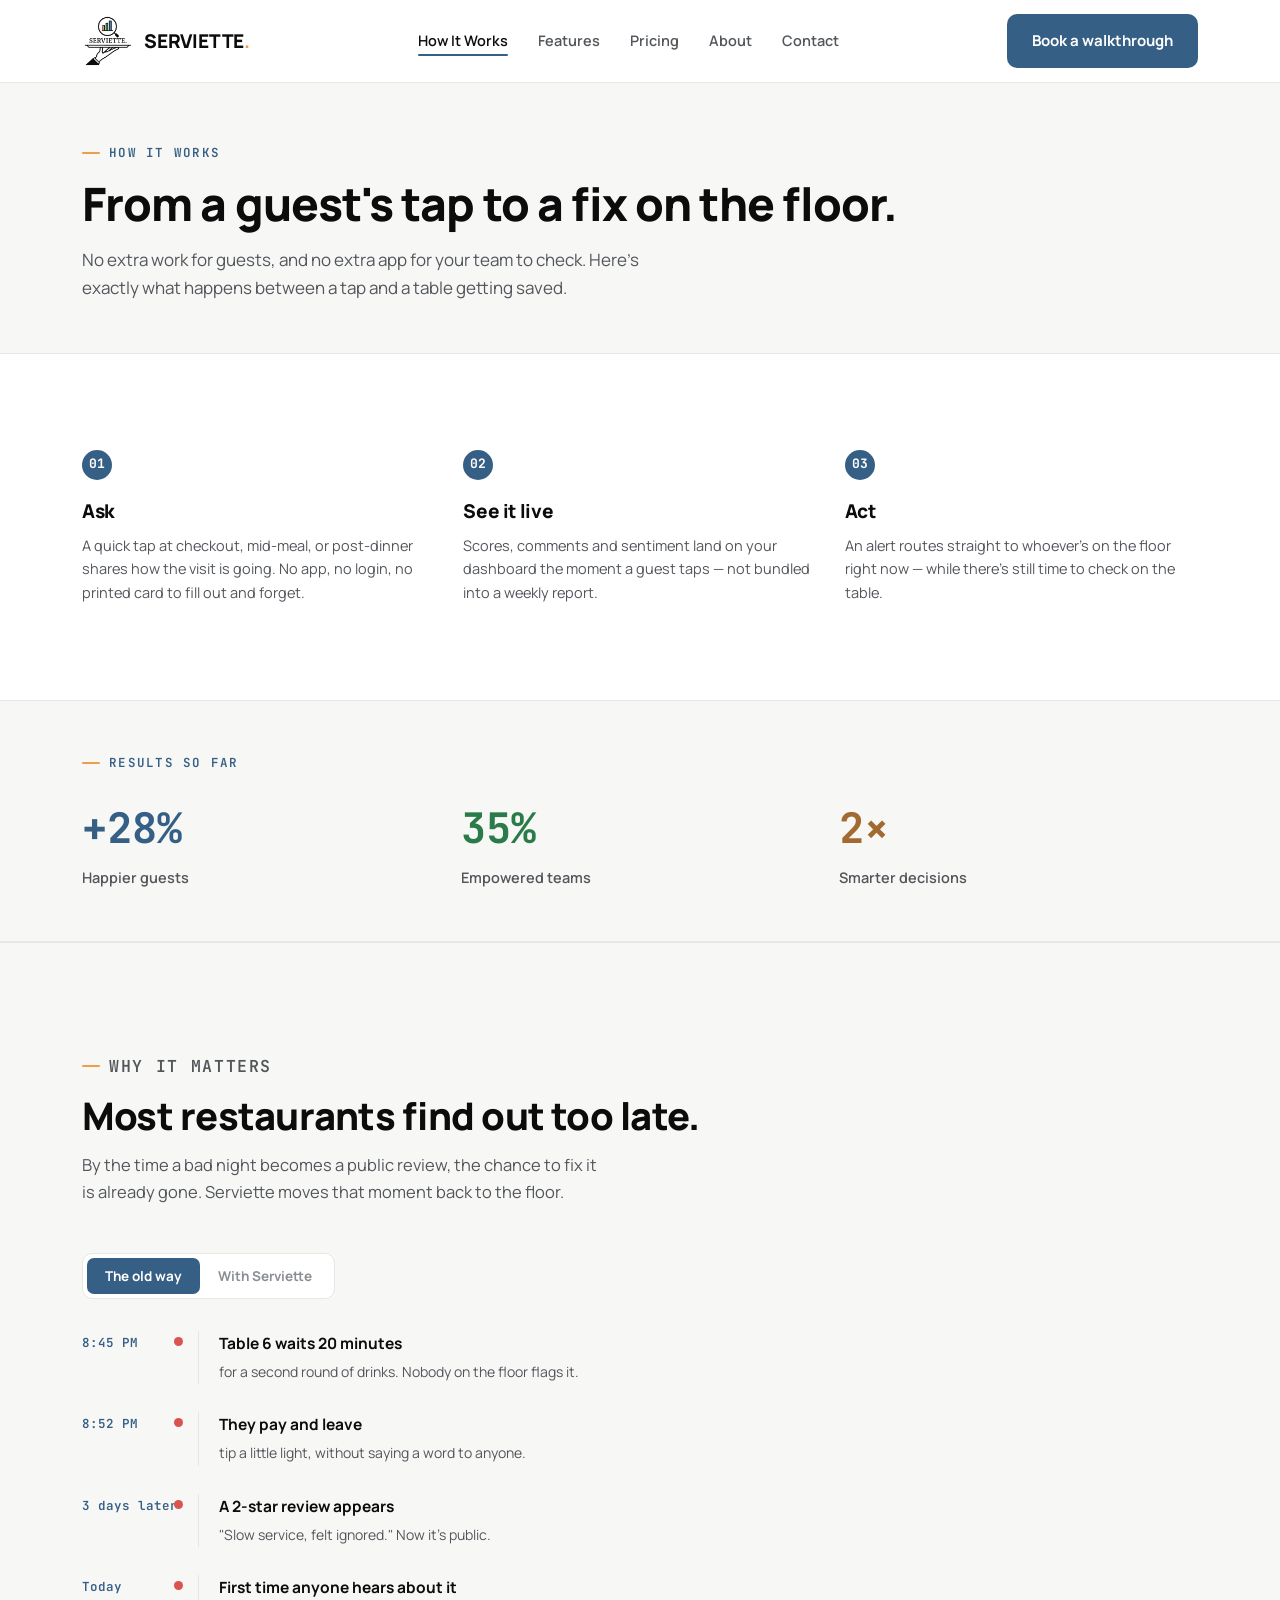
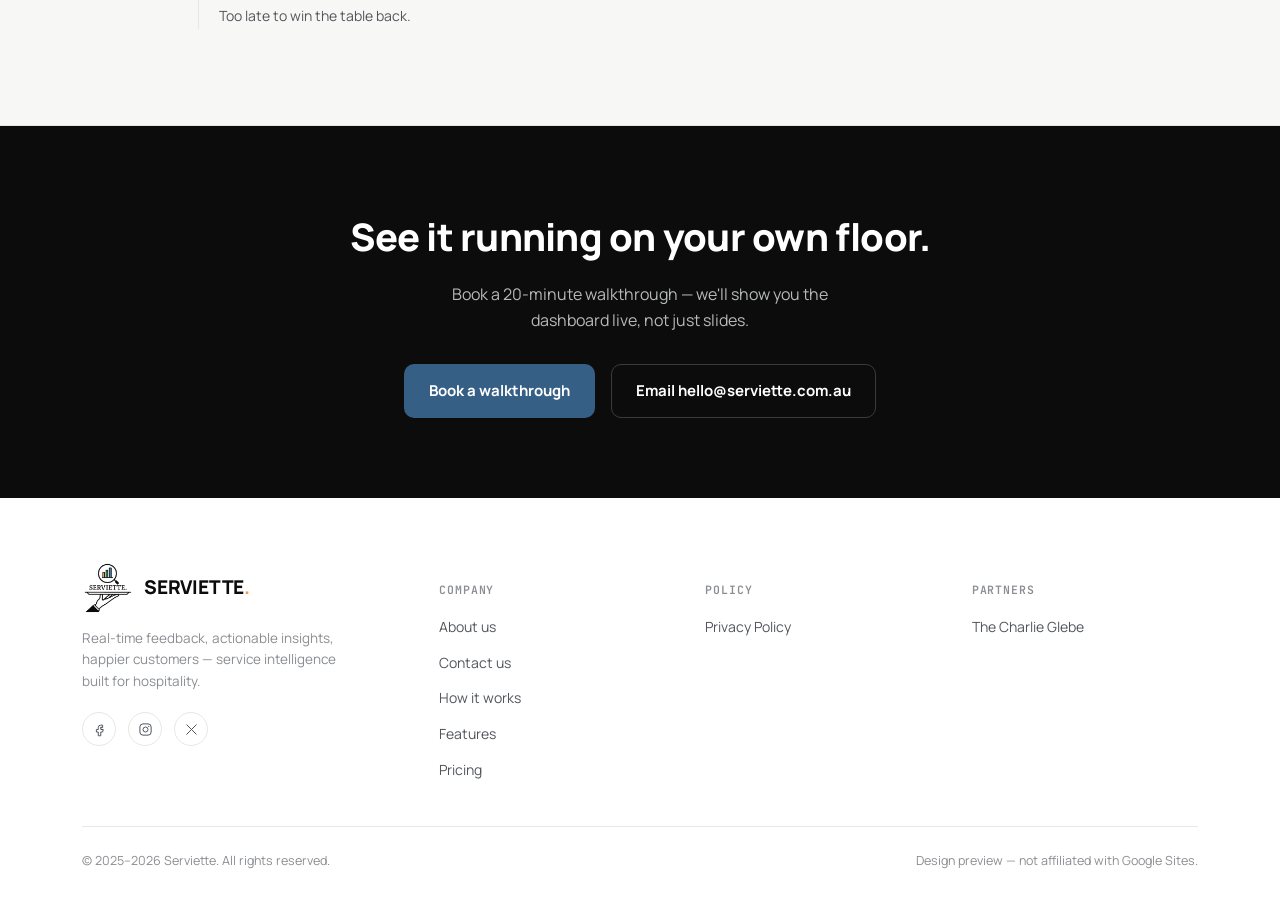
<file: how-it-works.html>
<!DOCTYPE html>
<html lang="en">
<head>
<meta charset="UTF-8">
<meta name="viewport" content="width=device-width, initial-scale=1.0">
<title>How It Works — Serviette</title>
<meta name="description" content="From a guest's tap to a fix on the floor — here's exactly how Serviette closes the feedback loop in minutes.">
<link rel="icon" type="image/png" href="logo.png">
<link rel="preconnect" href="https://fonts.googleapis.com">
<link rel="preconnect" href="https://fonts.gstatic.com" crossorigin>
<link href="https://fonts.googleapis.com/css2?family=Manrope:wght@400;500;600;700;800&family=JetBrains+Mono:wght@500;600&display=swap" rel="stylesheet">
<link rel="stylesheet" href="styles.css">
</head>
<body>

<a href="#main" class="skip-link">Skip to content</a>

<header class="nav" id="siteNav">
  <div class="nav-row">
    <a href="index.html" class="brand-lockup">
      <span class="brand-mark"><img src="logo.png" alt="Serviette logo"></span>
      <span class="wordmark">SERVIETTE<span class="dot">.</span></span>
    </a>
    <nav class="nav-links" id="navLinks">
      <a href="how-it-works.html" class="active">How It Works</a>
      <a href="features.html">Features</a>
      <a href="packages.html">Pricing</a>
      <a href="about-us.html">About</a>
      <a href="contact.html">Contact</a>
    </nav>
    <div class="nav-cta">
      <a class="btn btn-primary" href="https://calendar.app.google/LqZYC1YsDhPSSBzCA" target="_blank" rel="noopener">Book a walkthrough</a>
      <button class="nav-toggle" id="navToggle" aria-label="Toggle menu" aria-expanded="false">
        <svg viewBox="0 0 24 24" fill="none" stroke="currentColor" stroke-width="1.8"><line x1="3" y1="7" x2="21" y2="7"/><line x1="3" y1="12" x2="21" y2="12"/><line x1="3" y1="17" x2="21" y2="17"/></svg>
      </button>
    </div>
  </div>
</header>

<main id="main">
  <section class="page-hero">
    <div class="wrap">
      <p class="eyebrow">HOW IT WORKS</p>
      <h1>From a guest's tap to a fix on the floor.</h1>
      <p class="hero-lede">No extra work for guests, and no extra app for your team to check. Here's exactly what happens between a tap and a table getting saved.</p>
    </div>
  </section>

  <section class="section-pad">
    <div class="wrap">
      <div class="steps reveal">
        <div class="step">
          <div class="step-num">01</div>
          <h3>Ask</h3>
          <p>A quick tap at checkout, mid-meal, or post-dinner shares how the visit is going. No app, no login, no printed card to fill out and forget.</p>
        </div>
        <div class="step">
          <div class="step-num">02</div>
          <h3>See it live</h3>
          <p>Scores, comments and sentiment land on your dashboard the moment a guest taps — not bundled into a weekly report.</p>
        </div>
        <div class="step">
          <div class="step-num">03</div>
          <h3>Act</h3>
          <p>An alert routes straight to whoever's on the floor right now — while there's still time to check on the table.</p>
        </div>
      </div>
    </div>
  </section>

  <div class="stats-bar reveal">
    <div class="wrap">
      <p class="eyebrow">RESULTS SO FAR</p>
      <div class="stats-row">
        <div class="stat"><div class="stat-num blue">+28%</div><div class="stat-label">Happier guests</div></div>
        <div class="stat"><div class="stat-num green">35%</div><div class="stat-label">Empowered teams</div></div>
        <div class="stat"><div class="stat-num orange">2×</div><div class="stat-label">Smarter decisions</div></div>
      </div>
    </div>
  </div>

  <section class="gap-section section-pad" id="live">
    <div class="wrap">
      <div class="section-head reveal">
        <p class="eyebrow">WHY IT MATTERS</p>
        <h2>Most restaurants find out too late.</h2>
        <p>By the time a bad night becomes a public review, the chance to fix it is already gone. Serviette moves that moment back to the floor.</p>
      </div>

      <div class="reveal">
        <div class="toggle-row" role="group" aria-label="Compare with and without Serviette">
          <button class="toggle-btn active" id="btnWithout">The old way</button>
          <button class="toggle-btn" id="btnWith">With Serviette</button>
        </div>
      </div>

      <div class="gap-grid reveal">
        <div class="timeline active" id="tl-without">
          <div class="tl-item bad"><div class="tl-time">8:45 PM</div><div class="tl-line"></div><div class="tl-text"><strong>Table 6 waits 20 minutes</strong><span>for a second round of drinks. Nobody on the floor flags it.</span></div></div>
          <div class="tl-item bad"><div class="tl-time">8:52 PM</div><div class="tl-line"></div><div class="tl-text"><strong>They pay and leave</strong><span>tip a little light, without saying a word to anyone.</span></div></div>
          <div class="tl-item bad"><div class="tl-time">3 days later</div><div class="tl-line"></div><div class="tl-text"><strong>A 2-star review appears</strong><span>"Slow service, felt ignored." Now it's public.</span></div></div>
          <div class="tl-item bad"><div class="tl-time">Today</div><div class="tl-line"></div><div class="tl-text"><strong>First time anyone hears about it</strong><span>Too late to win the table back.</span></div></div>
        </div>
        <div class="timeline" id="tl-with">
          <div class="tl-item bad"><div class="tl-time">8:45 PM</div><div class="tl-line"></div><div class="tl-text"><strong>Table 6 waits 20 minutes</strong><span>for a second round of drinks.</span></div></div>
          <div class="tl-item bad"><div class="tl-time">8:52 PM</div><div class="tl-line"></div><div class="tl-text"><strong>A tap at checkout scores it 4/10</strong><span>"Waited a while for drinks."</span></div></div>
          <div class="tl-item good"><div class="tl-time">8:53 PM</div><div class="tl-line"></div><div class="tl-text"><strong>The floor manager gets an alert</strong><span>Sentiment flagged, table identified instantly.</span></div></div>
          <div class="tl-item good"><div class="tl-time">8:55 PM</div><div class="tl-line"></div><div class="tl-text"><strong>Manager checks in, comps the round</strong><span>Table leaves happy. Tips normally. Comes back.</span></div></div>
        </div>
      </div>
    </div>
  </section>

<section class="sub-cta">
    <div class="wrap">
      <h2>See it running on your own floor.</h2>
      <p>Book a 20-minute walkthrough — we'll show you the dashboard live, not just slides.</p>
      <div class="hero-ctas">
        <a class="btn btn-primary" href="https://calendar.app.google/LqZYC1YsDhPSSBzCA" target="_blank" rel="noopener">Book a walkthrough</a>
        <a class="btn btn-ghost" href="mailto:hello@serviette.com.au" target="_blank" rel="noopener">Email hello@serviette.com.au</a>
      </div>
    </div>
  </section>

</main>

<footer class="site-footer">
  <div class="wrap">
    <div class="footer-grid">
      <div class="footer-brand">
        <a href="index.html" class="brand-lockup">
          <span class="brand-mark"><img src="logo.png" alt="Serviette logo"></span>
          <span class="wordmark">SERVIETTE<span class="dot">.</span></span>
        </a>
        <p>Real-time feedback, actionable insights, happier customers — service intelligence built for hospitality.</p>
        <div class="footer-social">
          <a href="https://www.facebook.com/profile.php?id=61578158934396" target="_blank" rel="noopener" aria-label="Facebook"><svg viewBox="0 0 24 24" fill="none" stroke="currentColor" stroke-width="1.6"><path d="M14 9h3V5h-3a4 4 0 0 0-4 4v3H7v4h3v6h4v-6h3l1-4h-4V9a1 1 0 0 1 1-1z"/></svg></a>
          <a href="https://www.instagram.com/serviette.com.au/" target="_blank" rel="noopener" aria-label="Instagram"><svg viewBox="0 0 24 24" fill="none" stroke="currentColor" stroke-width="1.6"><rect x="3" y="3" width="18" height="18" rx="5"/><circle cx="12" cy="12" r="4"/><circle cx="17.2" cy="6.8" r="1" fill="currentColor" stroke="none"/></svg></a>
          <a href="https://x.com/ServietteAU" target="_blank" rel="noopener" aria-label="X"><svg viewBox="0 0 24 24" fill="none" stroke="currentColor" stroke-width="1.6"><path d="M4 4l16 16M20 4L4 20"/></svg></a>
        </div>
      </div>
      <div class="footer-col">
        <h5>Company</h5>
        <ul>
          <li><a href="about-us.html">About us</a></li>
          <li><a href="contact.html">Contact us</a></li>
          <li><a href="how-it-works.html">How it works</a></li>
          <li><a href="features.html">Features</a></li>
          <li><a href="packages.html">Pricing</a></li>
        </ul>
      </div>
      <div class="footer-col">
        <h5>Policy</h5>
        <ul><li><a href="privacy-policy.html">Privacy Policy</a></li></ul>
      </div>
      <div class="footer-col">
        <h5>Partners</h5>
        <ul><li><a href="https://www.thecharlie.au/" target="_blank" rel="noopener">The Charlie Glebe</a></li></ul>
      </div>
    </div>
    <div class="footer-bottom">
      <span>© 2025–2026 Serviette. All rights reserved.</span>
      <span>Design preview — not affiliated with Google Sites.</span>
    </div>
  </div>
</footer>

<script src="script.js"></script>
</body>
</html>
</file>
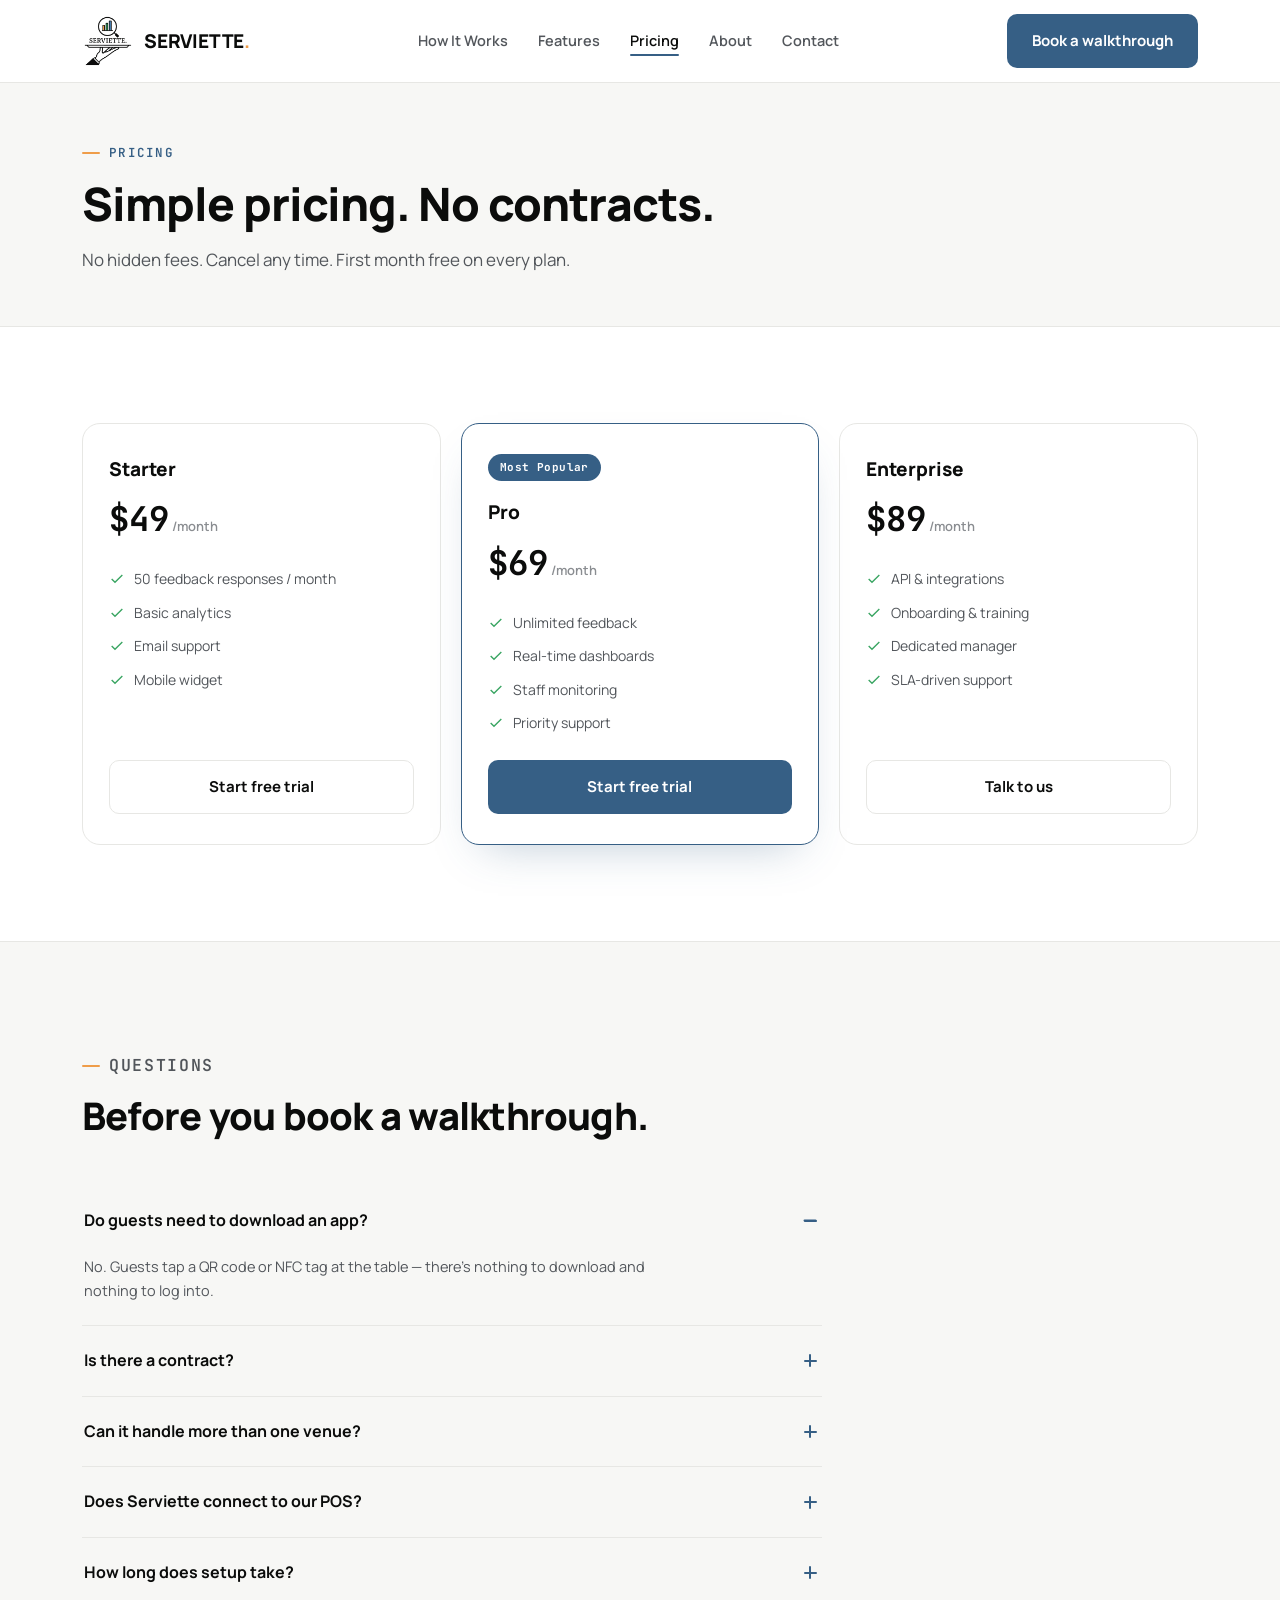
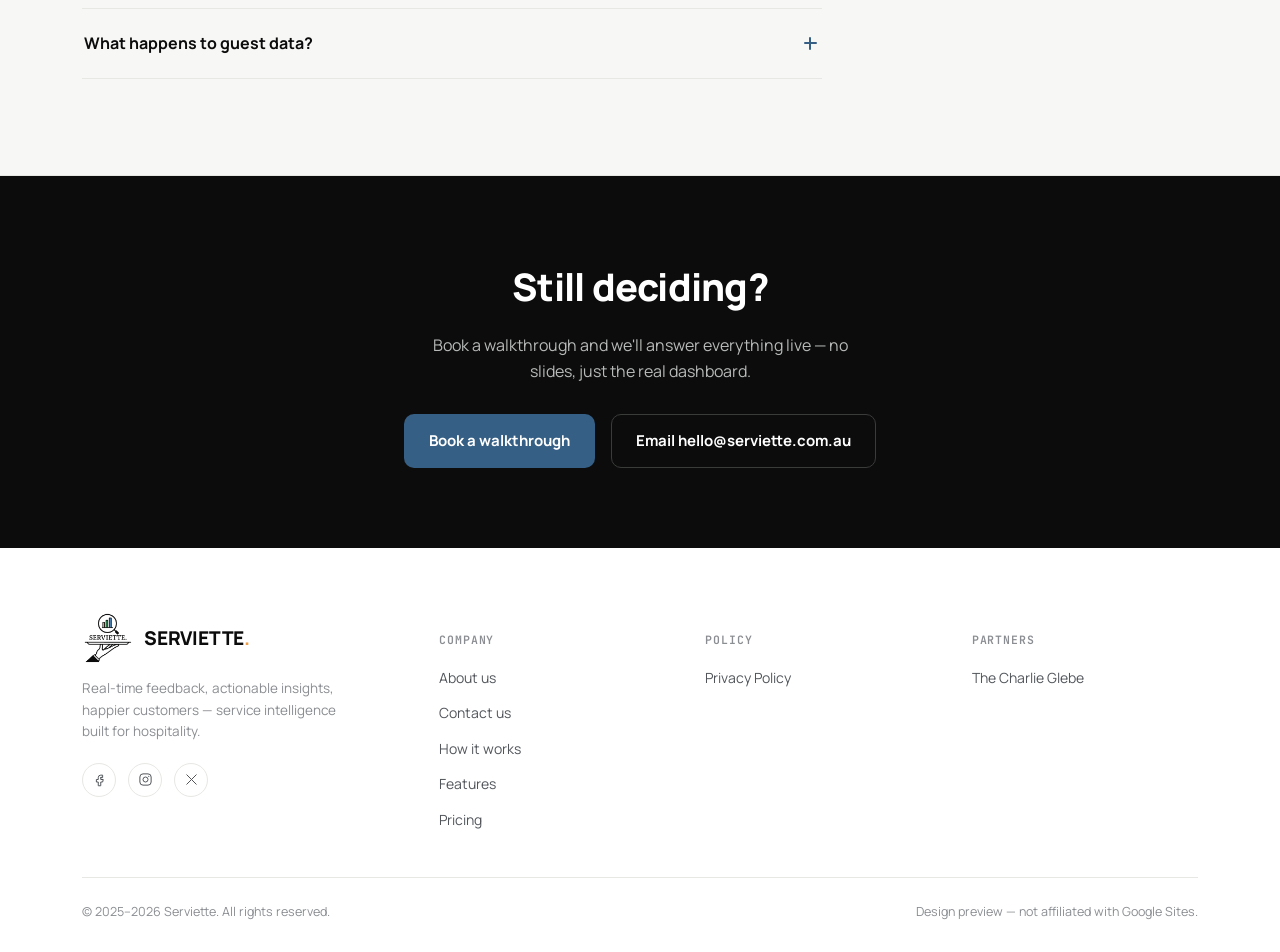
<file: packages.html>
<!DOCTYPE html>
<html lang="en">
<head>
<meta charset="UTF-8">
<meta name="viewport" content="width=device-width, initial-scale=1.0">
<title>Pricing — Serviette</title>
<meta name="description" content="Simple monthly pricing with no contracts. First month free on every plan.">
<link rel="icon" type="image/png" href="logo.png">
<link rel="preconnect" href="https://fonts.googleapis.com">
<link rel="preconnect" href="https://fonts.gstatic.com" crossorigin>
<link href="https://fonts.googleapis.com/css2?family=Manrope:wght@400;500;600;700;800&family=JetBrains+Mono:wght@500;600&display=swap" rel="stylesheet">
<link rel="stylesheet" href="styles.css">
</head>
<body>

<a href="#main" class="skip-link">Skip to content</a>

<header class="nav" id="siteNav">
  <div class="nav-row">
    <a href="index.html" class="brand-lockup">
      <span class="brand-mark"><img src="logo.png" alt="Serviette logo"></span>
      <span class="wordmark">SERVIETTE<span class="dot">.</span></span>
    </a>
    <nav class="nav-links" id="navLinks">
      <a href="how-it-works.html">How It Works</a>
      <a href="features.html">Features</a>
      <a href="packages.html" class="active">Pricing</a>
      <a href="about-us.html">About</a>
      <a href="contact.html">Contact</a>
    </nav>
    <div class="nav-cta">
      <a class="btn btn-primary" href="https://calendar.app.google/LqZYC1YsDhPSSBzCA" target="_blank" rel="noopener">Book a walkthrough</a>
      <button class="nav-toggle" id="navToggle" aria-label="Toggle menu" aria-expanded="false">
        <svg viewBox="0 0 24 24" fill="none" stroke="currentColor" stroke-width="1.8"><line x1="3" y1="7" x2="21" y2="7"/><line x1="3" y1="12" x2="21" y2="12"/><line x1="3" y1="17" x2="21" y2="17"/></svg>
      </button>
    </div>
  </div>
</header>

<main id="main">
  <section class="page-hero">
    <div class="wrap">
      <p class="eyebrow">PRICING</p>
      <h1>Simple pricing. No contracts.</h1>
      <p class="hero-lede">No hidden fees. Cancel any time. First month free on every plan.</p>
    </div>
  </section>

  <section class="section-pad">
    <div class="wrap">
      <div class="price-grid reveal">
        <div class="price-card">
          <div class="price-name">Starter</div>
          <div class="price-amt">$49<span> /month</span></div>
          <ul class="price-list">
            <li><svg viewBox="0 0 24 24" fill="none" stroke="currentColor" stroke-width="2"><polyline points="20 6 9 17 4 12"/></svg>50 feedback responses / month</li>
            <li><svg viewBox="0 0 24 24" fill="none" stroke="currentColor" stroke-width="2"><polyline points="20 6 9 17 4 12"/></svg>Basic analytics</li>
            <li><svg viewBox="0 0 24 24" fill="none" stroke="currentColor" stroke-width="2"><polyline points="20 6 9 17 4 12"/></svg>Email support</li>
            <li><svg viewBox="0 0 24 24" fill="none" stroke="currentColor" stroke-width="2"><polyline points="20 6 9 17 4 12"/></svg>Mobile widget</li>
          </ul>
          <a class="btn btn-ghost btn-block" href="https://docs.google.com/forms/d/e/1FAIpQLSdIY42uwc6eTMV1YjJ2aqH3gU2we7nfLMbxZUsnJFmn-dHT8g/viewform" target="_blank" rel="noopener">Start free trial</a>
        </div>
        <div class="price-card featured">
          <div class="price-ribbon">Most Popular</div>
          <div class="price-name">Pro</div>
          <div class="price-amt">$69<span> /month</span></div>
          <ul class="price-list">
            <li><svg viewBox="0 0 24 24" fill="none" stroke="currentColor" stroke-width="2"><polyline points="20 6 9 17 4 12"/></svg>Unlimited feedback</li>
            <li><svg viewBox="0 0 24 24" fill="none" stroke="currentColor" stroke-width="2"><polyline points="20 6 9 17 4 12"/></svg>Real-time dashboards</li>
            <li><svg viewBox="0 0 24 24" fill="none" stroke="currentColor" stroke-width="2"><polyline points="20 6 9 17 4 12"/></svg>Staff monitoring</li>
            <li><svg viewBox="0 0 24 24" fill="none" stroke="currentColor" stroke-width="2"><polyline points="20 6 9 17 4 12"/></svg>Priority support</li>
          </ul>
          <a class="btn btn-primary btn-block" href="https://calendar.app.google/LqZYC1YsDhPSSBzCA" target="_blank" rel="noopener">Start free trial</a>
        </div>
        <div class="price-card">
          <div class="price-name">Enterprise</div>
          <div class="price-amt">$89<span> /month</span></div>
          <ul class="price-list">
            <li><svg viewBox="0 0 24 24" fill="none" stroke="currentColor" stroke-width="2"><polyline points="20 6 9 17 4 12"/></svg>API & integrations</li>
            <li><svg viewBox="0 0 24 24" fill="none" stroke="currentColor" stroke-width="2"><polyline points="20 6 9 17 4 12"/></svg>Onboarding & training</li>
            <li><svg viewBox="0 0 24 24" fill="none" stroke="currentColor" stroke-width="2"><polyline points="20 6 9 17 4 12"/></svg>Dedicated manager</li>
            <li><svg viewBox="0 0 24 24" fill="none" stroke="currentColor" stroke-width="2"><polyline points="20 6 9 17 4 12"/></svg>SLA-driven support</li>
          </ul>
          <a class="btn btn-ghost btn-block" href="https://docs.google.com/forms/d/e/1FAIpQLSdIY42uwc6eTMV1YjJ2aqH3gU2we7nfLMbxZUsnJFmn-dHT8g/viewform" target="_blank" rel="noopener">Talk to us</a>
        </div>
      </div>
    </div>
  </section>

  <section class="section-pad" id="faq" style="background:var(--bg-soft); border-top:1px solid var(--border); border-bottom:1px solid var(--border);">
    <div class="wrap">
      <div class="section-head reveal">
        <p class="eyebrow">QUESTIONS</p>
        <h2>Before you book a walkthrough.</h2>
      </div>
      <div class="faq-list reveal">
        <details class="faq-item" open>
          <summary>Do guests need to download an app?<span class="faq-plus"></span></summary>
          <p>No. Guests tap a QR code or NFC tag at the table — there's nothing to download and nothing to log into.</p>
        </details>
        <details class="faq-item">
          <summary>Is there a contract?<span class="faq-plus"></span></summary>
          <p>No. Plans are billed monthly with no lock-in, and the first month is free on every tier.</p>
        </details>
        <details class="faq-item">
          <summary>Can it handle more than one venue?<span class="faq-plus"></span></summary>
          <p>Yes — Multi-Location View rolls every site into one dashboard, with role-based access so each venue only sees its own floor.</p>
        </details>
        <details class="faq-item">
          <summary>Does Serviette connect to our POS?<span class="faq-plus"></span></summary>
          <p>The Enterprise plan includes API & integrations for connecting to the systems you already run. <code>Confirm and list your supported POS platforms here — this is one of the first things a buyer will ask.</code></p>
        </details>
        <details class="faq-item">
          <summary>How long does setup take?<span class="faq-plus"></span></summary>
          <p><code>Insert your real onboarding time here, e.g. "15 minutes to print your first table codes." A fast, specific number is a strong selling point if it's true.</code></p>
        </details>
        <details class="faq-item">
          <summary>What happens to guest data?<span class="faq-plus"></span></summary>
          <p>Responses are encrypted and private to your venue by default. See the full <a href="privacy-policy.html" style="color:var(--blue-deep); text-decoration:underline;">Privacy Policy</a> for details.</p>
        </details>
      </div>
    </div>
  </section>

<section class="sub-cta">
    <div class="wrap">
      <h2>Still deciding?</h2>
      <p>Book a walkthrough and we'll answer everything live — no slides, just the real dashboard.</p>
      <div class="hero-ctas">
        <a class="btn btn-primary" href="https://calendar.app.google/LqZYC1YsDhPSSBzCA" target="_blank" rel="noopener">Book a walkthrough</a>
        <a class="btn btn-ghost" href="mailto:hello@serviette.com.au" target="_blank" rel="noopener">Email hello@serviette.com.au</a>
      </div>
    </div>
  </section>

</main>

<footer class="site-footer">
  <div class="wrap">
    <div class="footer-grid">
      <div class="footer-brand">
        <a href="index.html" class="brand-lockup">
          <span class="brand-mark"><img src="logo.png" alt="Serviette logo"></span>
          <span class="wordmark">SERVIETTE<span class="dot">.</span></span>
        </a>
        <p>Real-time feedback, actionable insights, happier customers — service intelligence built for hospitality.</p>
        <div class="footer-social">
          <a href="https://www.facebook.com/profile.php?id=61578158934396" target="_blank" rel="noopener" aria-label="Facebook"><svg viewBox="0 0 24 24" fill="none" stroke="currentColor" stroke-width="1.6"><path d="M14 9h3V5h-3a4 4 0 0 0-4 4v3H7v4h3v6h4v-6h3l1-4h-4V9a1 1 0 0 1 1-1z"/></svg></a>
          <a href="https://www.instagram.com/serviette.com.au/" target="_blank" rel="noopener" aria-label="Instagram"><svg viewBox="0 0 24 24" fill="none" stroke="currentColor" stroke-width="1.6"><rect x="3" y="3" width="18" height="18" rx="5"/><circle cx="12" cy="12" r="4"/><circle cx="17.2" cy="6.8" r="1" fill="currentColor" stroke="none"/></svg></a>
          <a href="https://x.com/ServietteAU" target="_blank" rel="noopener" aria-label="X"><svg viewBox="0 0 24 24" fill="none" stroke="currentColor" stroke-width="1.6"><path d="M4 4l16 16M20 4L4 20"/></svg></a>
        </div>
      </div>
      <div class="footer-col">
        <h5>Company</h5>
        <ul>
          <li><a href="about-us.html">About us</a></li>
          <li><a href="contact.html">Contact us</a></li>
          <li><a href="how-it-works.html">How it works</a></li>
          <li><a href="features.html">Features</a></li>
          <li><a href="packages.html">Pricing</a></li>
        </ul>
      </div>
      <div class="footer-col">
        <h5>Policy</h5>
        <ul><li><a href="privacy-policy.html">Privacy Policy</a></li></ul>
      </div>
      <div class="footer-col">
        <h5>Partners</h5>
        <ul><li><a href="https://www.thecharlie.au/" target="_blank" rel="noopener">The Charlie Glebe</a></li></ul>
      </div>
    </div>
    <div class="footer-bottom">
      <span>© 2025–2026 Serviette. All rights reserved.</span>
      <span>Design preview — not affiliated with Google Sites.</span>
    </div>
  </div>
</footer>

<script src="script.js"></script>
</body>
</html>
</file>
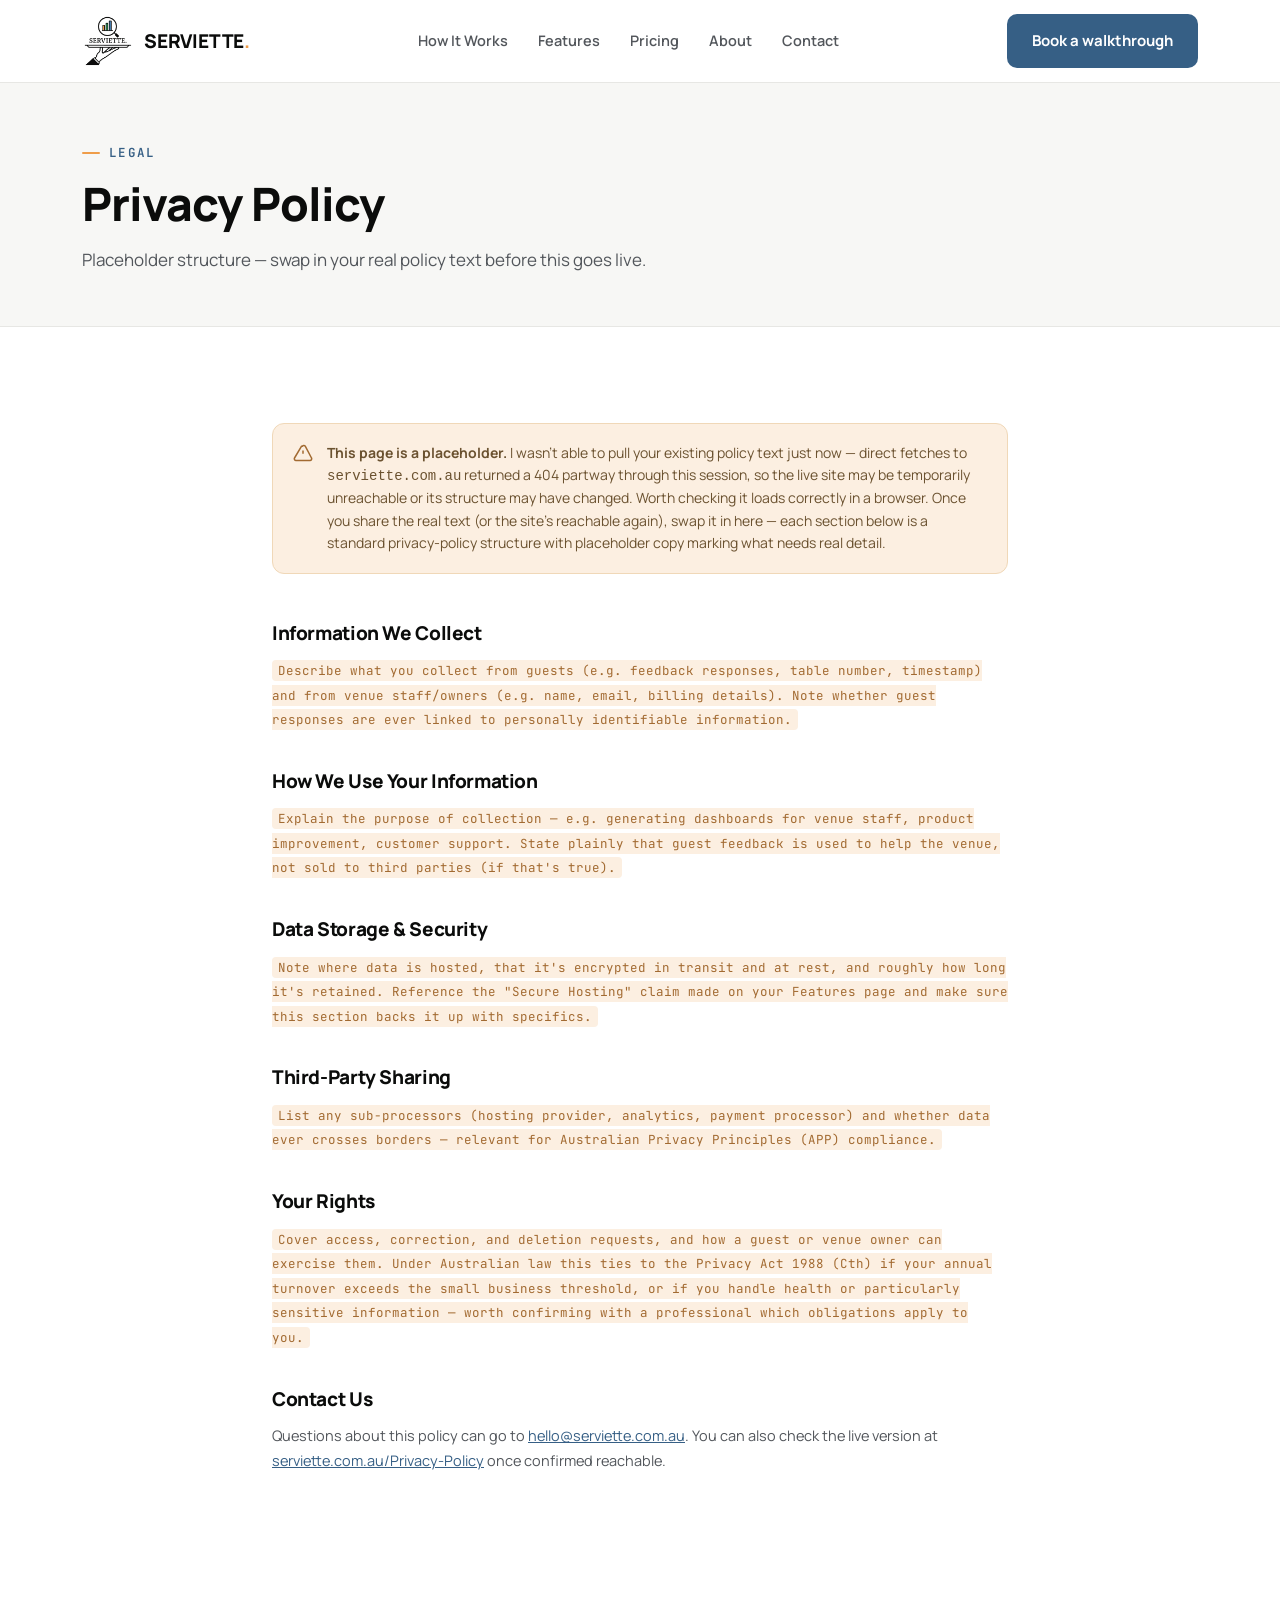
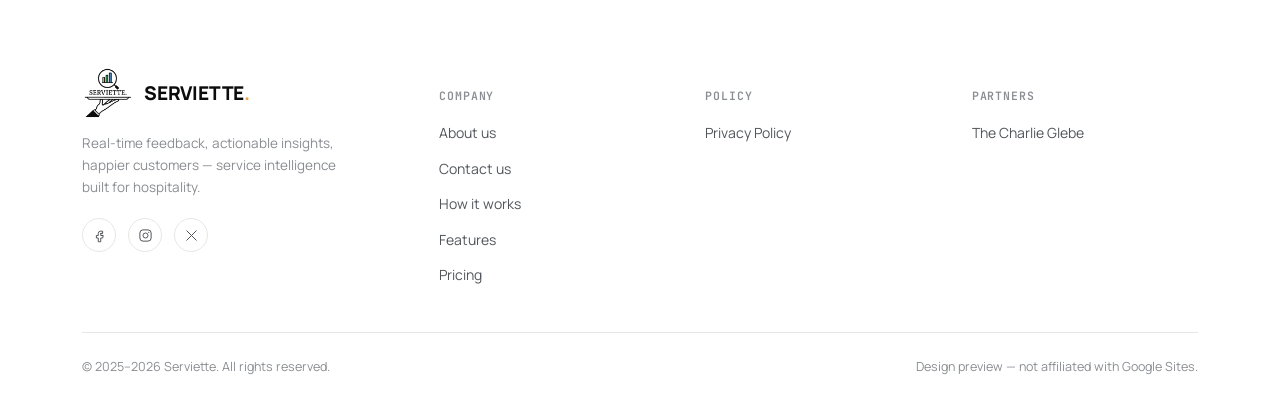
<file: privacy-policy.html>
<!DOCTYPE html>
<html lang="en">
<head>
<meta charset="UTF-8">
<meta name="viewport" content="width=device-width, initial-scale=1.0">
<title>Privacy Policy — Serviette</title>
<meta name="description" content="How Serviette collects, uses, and protects your information.">
<link rel="icon" type="image/png" href="logo.png">
<link rel="preconnect" href="https://fonts.googleapis.com">
<link rel="preconnect" href="https://fonts.gstatic.com" crossorigin>
<link href="https://fonts.googleapis.com/css2?family=Manrope:wght@400;500;600;700;800&family=JetBrains+Mono:wght@500;600&display=swap" rel="stylesheet">
<link rel="stylesheet" href="styles.css">
</head>
<body>

<a href="#main" class="skip-link">Skip to content</a>

<header class="nav" id="siteNav">
  <div class="nav-row">
    <a href="index.html" class="brand-lockup">
      <span class="brand-mark"><img src="logo.png" alt="Serviette logo"></span>
      <span class="wordmark">SERVIETTE<span class="dot">.</span></span>
    </a>
    <nav class="nav-links" id="navLinks">
      <a href="how-it-works.html">How It Works</a>
      <a href="features.html">Features</a>
      <a href="packages.html">Pricing</a>
      <a href="about-us.html">About</a>
      <a href="contact.html">Contact</a>
    </nav>
    <div class="nav-cta">
      <a class="btn btn-primary" href="https://calendar.app.google/LqZYC1YsDhPSSBzCA" target="_blank" rel="noopener">Book a walkthrough</a>
      <button class="nav-toggle" id="navToggle" aria-label="Toggle menu" aria-expanded="false">
        <svg viewBox="0 0 24 24" fill="none" stroke="currentColor" stroke-width="1.8"><line x1="3" y1="7" x2="21" y2="7"/><line x1="3" y1="12" x2="21" y2="12"/><line x1="3" y1="17" x2="21" y2="17"/></svg>
      </button>
    </div>
  </div>
</header>

<main id="main">
  <section class="page-hero">
    <div class="wrap">
      <p class="eyebrow">LEGAL</p>
      <h1>Privacy Policy</h1>
      <p class="hero-lede">Placeholder structure — swap in your real policy text before this goes live.</p>
    </div>
  </section>

  <section class="section-pad" style="max-width:800px; margin:0 auto; float:none;">
    <div class="wrap" style="max-width:800px;">
      <div class="policy-notice reveal">
        <svg viewBox="0 0 24 24" fill="none" stroke="currentColor" stroke-width="1.8"><path d="M12 9v4m0 4h.01M10.3 3.86L1.82 18a2 2 0 0 0 1.71 3h16.94a2 2 0 0 0 1.71-3L14.7 3.86a2 2 0 0 0-3.4 0z"/></svg>
        <p><strong>This page is a placeholder.</strong> I wasn't able to pull your existing policy text just now — direct fetches to <code style="background:none;padding:0;">serviette.com.au</code> returned a 404 partway through this session, so the live site may be temporarily unreachable or its structure may have changed. Worth checking it loads correctly in a browser. Once you share the real text (or the site's reachable again), swap it in here — each section below is a standard privacy-policy structure with placeholder copy marking what needs real detail.</p>
      </div>

      <div class="policy-section reveal">
        <h2>Information We Collect</h2>
        <p><code>Describe what you collect from guests (e.g. feedback responses, table number, timestamp) and from venue staff/owners (e.g. name, email, billing details). Note whether guest responses are ever linked to personally identifiable information.</code></p>
      </div>
      <div class="policy-section reveal">
        <h2>How We Use Your Information</h2>
        <p><code>Explain the purpose of collection — e.g. generating dashboards for venue staff, product improvement, customer support. State plainly that guest feedback is used to help the venue, not sold to third parties (if that's true).</code></p>
      </div>
      <div class="policy-section reveal">
        <h2>Data Storage & Security</h2>
        <p><code>Note where data is hosted, that it's encrypted in transit and at rest, and roughly how long it's retained. Reference the "Secure Hosting" claim made on your Features page and make sure this section backs it up with specifics.</code></p>
      </div>
      <div class="policy-section reveal">
        <h2>Third-Party Sharing</h2>
        <p><code>List any sub-processors (hosting provider, analytics, payment processor) and whether data ever crosses borders — relevant for Australian Privacy Principles (APP) compliance.</code></p>
      </div>
      <div class="policy-section reveal">
        <h2>Your Rights</h2>
        <p><code>Cover access, correction, and deletion requests, and how a guest or venue owner can exercise them. Under Australian law this ties to the Privacy Act 1988 (Cth) if your annual turnover exceeds the small business threshold, or if you handle health or particularly sensitive information — worth confirming with a professional which obligations apply to you.</code></p>
      </div>
      <div class="policy-section reveal">
        <h2>Contact Us</h2>
        <p>Questions about this policy can go to <a href="mailto:hello@serviette.com.au" style="color:var(--blue-deep); text-decoration:underline;">hello@serviette.com.au</a>. You can also check the live version at <a href="https://www.serviette.com.au/Privacy-Policy" target="_blank" rel="noopener" style="color:var(--blue-deep); text-decoration:underline;">serviette.com.au/Privacy-Policy</a> once confirmed reachable.</p>
      </div>
    </div>
  </section>

</main>

<footer class="site-footer">
  <div class="wrap">
    <div class="footer-grid">
      <div class="footer-brand">
        <a href="index.html" class="brand-lockup">
          <span class="brand-mark"><img src="logo.png" alt="Serviette logo"></span>
          <span class="wordmark">SERVIETTE<span class="dot">.</span></span>
        </a>
        <p>Real-time feedback, actionable insights, happier customers — service intelligence built for hospitality.</p>
        <div class="footer-social">
          <a href="https://www.facebook.com/profile.php?id=61578158934396" target="_blank" rel="noopener" aria-label="Facebook"><svg viewBox="0 0 24 24" fill="none" stroke="currentColor" stroke-width="1.6"><path d="M14 9h3V5h-3a4 4 0 0 0-4 4v3H7v4h3v6h4v-6h3l1-4h-4V9a1 1 0 0 1 1-1z"/></svg></a>
          <a href="https://www.instagram.com/serviette.com.au/" target="_blank" rel="noopener" aria-label="Instagram"><svg viewBox="0 0 24 24" fill="none" stroke="currentColor" stroke-width="1.6"><rect x="3" y="3" width="18" height="18" rx="5"/><circle cx="12" cy="12" r="4"/><circle cx="17.2" cy="6.8" r="1" fill="currentColor" stroke="none"/></svg></a>
          <a href="https://x.com/ServietteAU" target="_blank" rel="noopener" aria-label="X"><svg viewBox="0 0 24 24" fill="none" stroke="currentColor" stroke-width="1.6"><path d="M4 4l16 16M20 4L4 20"/></svg></a>
        </div>
      </div>
      <div class="footer-col">
        <h5>Company</h5>
        <ul>
          <li><a href="about-us.html">About us</a></li>
          <li><a href="contact.html">Contact us</a></li>
          <li><a href="how-it-works.html">How it works</a></li>
          <li><a href="features.html">Features</a></li>
          <li><a href="packages.html">Pricing</a></li>
        </ul>
      </div>
      <div class="footer-col">
        <h5>Policy</h5>
        <ul><li><a href="privacy-policy.html">Privacy Policy</a></li></ul>
      </div>
      <div class="footer-col">
        <h5>Partners</h5>
        <ul><li><a href="https://www.thecharlie.au/" target="_blank" rel="noopener">The Charlie Glebe</a></li></ul>
      </div>
    </div>
    <div class="footer-bottom">
      <span>© 2025–2026 Serviette. All rights reserved.</span>
      <span>Design preview — not affiliated with Google Sites.</span>
    </div>
  </div>
</footer>

<script src="script.js"></script>
</body>
</html>
</file>
<file: styles.css>
/* ============ TOKENS — derived from the real Serviette logo ============ */
  :root{
    --ink:#0B0C0B;
    --body-text:#52565B;
    --muted:#8A8D91;
    --white:#FFFFFF;
    --bg-soft:#F7F7F5;
    --border:#E7E7E4;

    --blue:#4B85B9;      --blue-deep:#365F85;  --blue-tint:#EAF1F7;
    --green:#39A562;     --green-deep:#2A7B49; --green-tint:#E8F5ED;
    --orange:#EF9D49;    --orange-deep:#A26A31;--orange-tint:#FCEFE1;
    --red:#D9534F;       --red-deep:#B23A3A;   --red-tint:#FBEAEA;

    --font: 'Manrope', sans-serif;
    --mono: 'JetBrains Mono', monospace;
    --max: 1180px;
    --radius: 14px;
  }

  *,*::before,*::after{box-sizing:border-box;}
  html{scroll-behavior:smooth;}
  body{
    margin:0; background:var(--white); color:var(--ink);
    font-family:var(--font); font-size:16px; line-height:1.6;
    -webkit-font-smoothing:antialiased;
  }
  h1,h2,h3,h4{font-family:var(--font); font-weight:800; margin:0; color:var(--ink); letter-spacing:-0.02em;}
  p{margin:0; color:var(--body-text);}
  a{color:inherit; text-decoration:none;}
  ul{margin:0; padding:0; list-style:none;}
  img{max-width:100%; display:block;}
  ::selection{background:var(--blue); color:var(--white);}
  *:focus-visible{outline:2px solid var(--blue-deep); outline-offset:3px; border-radius:3px;}

  .wrap{max-width:var(--max); margin:0 auto; padding:0 32px;}
  .eyebrow{
    font-family:var(--mono); font-size:12.5px; letter-spacing:0.1em; text-transform:uppercase;
    color:var(--blue-deep); font-weight:600; display:flex; align-items:center; gap:9px;
  }
  .eyebrow::before{content:''; width:18px; height:2px; background:var(--orange); border-radius:2px;}
  .section-head{max-width:620px; margin-bottom:48px;}
  .section-head h2{font-size:clamp(26px,3.6vw,38px); line-height:1.18; margin-top:14px;}
  .section-head p{color:var(--body-text); font-size:16.5px; margin-top:14px; max-width:520px;}
  .section-pad{padding:96px 0;}
  @media (max-width:700px){ .section-pad{padding:64px 0;} .wrap{padding:0 20px;} }

  .btn{
    display:inline-flex; align-items:center; justify-content:center; gap:8px;
    padding:14px 24px; border-radius:10px; font-family:var(--font); font-weight:700; font-size:15px;
    border:1.5px solid transparent; cursor:pointer; transition:transform .15s ease, background .15s ease, border-color .15s ease, box-shadow .15s ease;
    white-space:nowrap;
  }
  .btn-primary{background:var(--blue-deep); color:var(--white);}
  .btn-primary:hover{background:#2C4E6E; transform:translateY(-1px); box-shadow:0 10px 24px -10px rgba(54,95,133,0.55);}
  .btn-ghost{background:var(--white); color:var(--ink); border-color:var(--border);}
  .btn-ghost:hover{border-color:var(--ink); transform:translateY(-1px);}
  .btn-block{width:100%;}

  .reveal{opacity:0; transform:translateY(18px); transition:opacity .6s ease, transform .6s ease;}
  .reveal.is-visible{opacity:1; transform:none;}
  @media (prefers-reduced-motion: reduce){ .reveal{opacity:1; transform:none; transition:none;} html{scroll-behavior:auto;} }

  .skip-link{position:absolute; left:-999px; top:0; background:var(--blue-deep); color:var(--white); padding:12px 18px; z-index:200; font-weight:700; border-radius:0 0 8px 0;}
  .skip-link:focus{left:0; top:0;}

  /* brand mark — reused in nav + footer via CSS so the image data appears once */
  .brand-mark{
    width:52px; height:52px; display:block;
  }
  .brand-mark img{width:100%; height:100%; object-fit:contain;}

  /* ============ MULTI-PAGE NAV STATE ============ */
  .nav-links a.active{color:var(--ink); position:relative;}
  .nav-links a.active::after{
    content:''; position:absolute; left:0; right:0; bottom:-3px; height:2px;
    background:var(--blue-deep); border-radius:2px;
  }
  @media (max-width:900px){ .nav-links a.active::after{display:none;} .nav-links a.active{background:var(--bg-soft);} }

  /* ============ INTERIOR PAGE HERO ============ */
  .page-hero{padding:60px 0 52px; border-bottom:1px solid var(--border); background:var(--bg-soft);}
  .page-hero .wrap > p.eyebrow{margin-bottom:0;}
  .page-hero h1{font-size:clamp(30px,4.2vw,46px); margin-top:14px; line-height:1.16;}
  .page-hero p.hero-lede{font-size:17px; color:var(--body-text); margin-top:16px; max-width:600px; line-height:1.6;}

  /* ============ CONTACT PAGE ============ */
  .contact-grid{display:grid; grid-template-columns:1fr 1fr; gap:22px; margin-bottom:56px;}
  .contact-card{background:var(--white); border:1.5px solid var(--border); border-radius:18px; padding:32px 28px;}
  .contact-card.featured{border-color:var(--blue-deep); box-shadow:0 20px 44px -22px rgba(54,95,133,0.28);}
  .contact-card .c-icon{width:42px; height:42px; border-radius:11px; display:flex; align-items:center; justify-content:center; background:var(--blue-tint); color:var(--blue-deep); margin-bottom:16px;}
  .contact-card .c-icon svg{width:21px; height:21px;}
  .contact-card h3{font-size:19px; font-weight:800;}
  .contact-card p{font-size:14.5px; margin-top:8px; margin-bottom:20px; line-height:1.6;}
  .contact-direct{display:flex; flex-wrap:wrap; gap:16px; align-items:center; padding:28px 0; border-top:1px solid var(--border); border-bottom:1px solid var(--border); margin-bottom:40px;}
  .contact-direct a{display:flex; align-items:center; gap:9px; font-weight:700; font-size:15px; color:var(--ink);}
  .contact-direct a svg{width:18px; height:18px; color:var(--blue-deep);}
  .contact-direct .divider{width:1px; height:20px; background:var(--border);}
  @media (max-width:800px){ .contact-grid{grid-template-columns:1fr;} .contact-direct{flex-direction:column; align-items:flex-start; gap:14px;} .contact-direct .divider{display:none;} }

  /* ============ PRIVACY PAGE ============ */
  .policy-notice{display:flex; gap:14px; background:var(--orange-tint); border:1px solid #F0D8B8; border-radius:12px; padding:18px 20px; margin-bottom:44px; align-items:flex-start;}
  .policy-notice svg{width:20px; height:20px; color:var(--orange-deep); flex-shrink:0; margin-top:1px;}
  .policy-notice p{font-size:14px; color:#6B5230; line-height:1.6;}
  .policy-section{margin-bottom:34px;}
  .policy-section h2{font-size:19px; font-weight:800; margin-bottom:10px;}
  .policy-section p{font-size:14.5px; line-height:1.7; color:var(--body-text);}
  .policy-section p code{font-family:var(--mono); font-size:12.5px; background:var(--orange-tint); padding:2px 6px; border-radius:4px; color:var(--orange-deep);}

  /* ============ SUB-CTA (reused on interior pages) ============ */
  .sub-cta{background:var(--ink); text-align:center; padding:80px 0;}
  .sub-cta h2{font-size:clamp(26px,3.6vw,38px); max-width:640px; margin:0 auto; color:var(--white);}
  .sub-cta p{color:#B7BAB8; font-size:16px; margin:16px auto 0; max-width:440px;}
  .sub-cta .hero-ctas{justify-content:center; margin-top:30px;}
  .sub-cta .btn-ghost{background:transparent; border-color:#3A3C3A; color:var(--white);}
  .sub-cta .btn-ghost:hover{border-color:var(--white);}

  /* ============ SECTION LINK (teasers on home) ============ */
  .section-link{display:inline-flex; align-items:center; gap:6px; font-weight:700; font-size:14.5px; color:var(--blue-deep); margin-top:8px;}
  .section-link svg{width:15px; height:15px; transition:transform .15s ease;}
  .section-link:hover svg{transform:translateX(3px);}
  .wordmark{font-family:var(--font); font-weight:800; font-size:19px; letter-spacing:-0.01em; color:var(--ink);}
  .wordmark .dot{color:var(--orange);}
  .brand-lockup{display:flex; align-items:center; gap:10px;}

  /* ============ NAV ============ */
  header.nav{position:sticky; top:0; z-index:100; background:rgba(255,255,255,0.92); backdrop-filter:blur(8px); -webkit-backdrop-filter:blur(8px); border-bottom:1px solid var(--border);}
  .nav-row{display:flex; align-items:center; justify-content:space-between; padding:14px 32px; max-width:var(--max); margin:0 auto;}
  .nav-links{display:flex; align-items:center; gap:30px;}
  .nav-links a{font-size:14.5px; font-weight:600; color:var(--body-text); transition:color .15s ease;}
  .nav-links a:hover{color:var(--ink);}
  .nav-cta{display:flex; align-items:center; gap:14px;}
  .nav-toggle{display:none; background:none; border:none; color:var(--ink); cursor:pointer; padding:6px;}
  .nav-toggle svg{width:24px; height:24px;}

  @media (max-width:900px){
    .nav-links{
      position:absolute; top:100%; left:0; right:0; flex-direction:column; align-items:flex-start;
      background:var(--white); padding:8px 24px 22px; gap:0; border-bottom:1px solid var(--border);
      max-height:0; overflow:hidden; transition:max-height .3s ease;
    }
    header.nav.open .nav-links{max-height:400px;}
    .nav-links a{padding:12px 0; width:100%; border-bottom:1px solid var(--bg-soft);}
    .nav-cta .btn-ghost{display:none;}
    .nav-toggle{display:block;}
  }

  /* ============ HERO ============ */
  .hero{padding:76px 0 60px;}
  .hero-grid{display:grid; grid-template-columns:1fr 1fr; gap:56px; align-items:center;}
  .hero h1{font-size:clamp(34px,4.4vw,52px); line-height:1.12;}
  .hero-sub{font-size:17.5px; color:var(--body-text); max-width:470px; margin-top:20px; line-height:1.65;}
  .hero-ctas{display:flex; align-items:center; gap:16px; margin-top:30px; flex-wrap:wrap;}
  .hero-fine{margin-top:18px; font-size:13.5px; color:var(--muted); display:flex; align-items:center; gap:8px;}
  .hero-fine svg{width:15px; height:15px; color:var(--green);}
  @media (max-width:960px){ .hero-grid{grid-template-columns:1fr;} .hero-sub{max-width:none;} }

  /* ---- product mockup (hero visual) ---- */
  .mock-card{background:var(--white); border:1px solid var(--border); border-radius:20px; box-shadow:0 30px 60px -24px rgba(11,12,11,0.18); overflow:hidden;}
  .mock-topbar{display:flex; align-items:center; gap:8px; padding:12px 16px; background:var(--bg-soft); border-bottom:1px solid var(--border);}
  .mock-dot{width:9px; height:9px; border-radius:50%; background:var(--border);}
  .mock-url{margin:0 auto; font-family:var(--mono); font-size:11.5px; color:var(--muted);}
  .mock-body{padding:22px 22px 8px;}
  .mock-head{display:flex; align-items:center; justify-content:space-between;}
  .mock-head strong{font-size:15px; font-weight:800;}
  .live-badge{display:inline-flex; align-items:center; gap:6px; font-family:var(--mono); font-size:11px; font-weight:600; color:var(--green-deep); background:var(--green-tint); padding:5px 10px; border-radius:20px;}
  .live-badge::before{content:''; width:6px; height:6px; border-radius:50%; background:var(--green); animation:pulse 1.8s infinite;}
  @keyframes pulse{0%,100%{opacity:1;} 50%{opacity:0.4;}}

  .mock-stats{display:flex; gap:28px; margin-top:20px;}
  .mock-stat .num{font-family:var(--mono); font-size:26px; font-weight:600; color:var(--ink);}
  .mock-stat .num.up{color:var(--green-deep);}
  .mock-stat .lbl{font-size:12px; color:var(--muted); margin-top:2px;}

  .mock-chart{display:flex; align-items:flex-end; gap:5px; height:44px; margin:20px 0 4px;}
  .mock-chart span{flex:1; border-radius:3px 3px 0 0; background:var(--blue);}
  .mock-chart span:nth-child(3n+2){background:var(--green);}
  .mock-chart span:nth-child(4n+1){background:var(--orange);}

  .mock-feed{margin-top:14px; border-top:1px solid var(--border);}
  .feed-frame{height:230px; overflow:hidden; position:relative; mask-image:linear-gradient(to bottom, black 78%, transparent); -webkit-mask-image:linear-gradient(to bottom, black 78%, transparent);}
  .feed-track{animation:feedScroll 18s linear infinite;}
  .feed-frame:hover .feed-track{animation-play-state:paused;}
  @keyframes feedScroll{ from{transform:translateY(0);} to{transform:translateY(-50%);} }
  @media (prefers-reduced-motion: reduce){ .feed-track{animation:none;} }
  .feed-row{display:flex; align-items:center; gap:12px; padding:13px 0; border-bottom:1px solid var(--bg-soft);}
  .feed-table{font-family:var(--mono); font-size:12px; color:var(--muted); width:58px; flex-shrink:0;}
  .feed-comment{font-size:13.5px; color:var(--ink); flex-grow:1; overflow:hidden; text-overflow:ellipsis; white-space:nowrap;}
  .feed-score{font-family:var(--mono); font-size:12px; font-weight:700; padding:3px 8px; border-radius:6px; flex-shrink:0;}
  .feed-score.g{color:var(--green-deep); background:var(--green-tint);}
  .feed-score.a{color:var(--orange-deep); background:var(--orange-tint);}
  .feed-score.r{color:var(--red-deep); background:var(--red-tint);}

  /* ============ STATS ============ */
  .stats-bar{background:var(--bg-soft); border-top:1px solid var(--border); border-bottom:1px solid var(--border); padding:52px 0;}
  .stats-row{display:grid; grid-template-columns:repeat(3,1fr); gap:20px; margin-top:22px;}
  .stat{text-align:left;}
  .stat-num{font-family:var(--mono); font-size:clamp(30px,4vw,42px); font-weight:700;}
  .stat-num.blue{color:var(--blue-deep);} .stat-num.green{color:var(--green-deep);} .stat-num.orange{color:var(--orange-deep);}
  .stat-label{font-size:14.5px; color:var(--body-text); margin-top:4px; font-weight:600;}
  @media (max-width:700px){ .stats-row{grid-template-columns:1fr; gap:28px;} }

  /* ============ HOW IT WORKS ============ */
  .steps{display:grid; grid-template-columns:repeat(3,1fr); gap:28px;}
  .step{padding:0;}
  .step-num{font-family:var(--mono); font-size:13px; font-weight:700; color:var(--white); background:var(--blue-deep); width:30px; height:30px; border-radius:50%; display:flex; align-items:center; justify-content:center;}
  .step h3{font-size:19px; margin-top:16px; font-weight:800;}
  .step p{font-size:14.5px; margin-top:8px; line-height:1.6;}
  @media (max-width:800px){ .steps{grid-template-columns:1fr; gap:32px;} }

  /* ============ BEFORE / AFTER ============ */
  .gap-section{background:var(--bg-soft); border-top:1px solid var(--border); border-bottom:1px solid var(--border);}
  .toggle-row{display:inline-flex; background:var(--white); border:1px solid var(--border); border-radius:10px; padding:4px; margin-bottom:32px;}
  .toggle-btn{font-family:var(--font); font-size:13.5px; font-weight:700; padding:9px 18px; border-radius:7px; border:none; background:none; color:var(--muted); cursor:pointer; transition:all .2s ease;}
  .toggle-btn.active{background:var(--blue-deep); color:var(--white);}
  .timeline{display:none; flex-direction:column;}
  .timeline.active{display:flex;}
  .tl-item{display:grid; grid-template-columns:96px 1px 1fr; gap:20px; padding-bottom:28px; position:relative;}
  .tl-item:last-child{padding-bottom:0;}
  .tl-time{font-family:var(--mono); font-size:12.5px; color:var(--blue-deep); font-weight:600; padding-top:2px;}
  .tl-line{background:var(--border);}
  .tl-item::after{content:''; position:absolute; left:96px; top:6px; width:9px; height:9px; margin-left:-4.5px; border-radius:50%; background:var(--muted);}
  .tl-item.bad::after{background:var(--red);}
  .tl-item.good::after{background:var(--green);}
  .tl-text strong{display:block; font-size:15.5px; color:var(--ink); margin-bottom:3px; font-weight:700;}
  .tl-text span{font-size:14px; color:var(--body-text);}
  .gap-grid{display:grid; grid-template-columns:1fr 1fr; gap:60px; align-items:start;}
  @media (max-width:900px){ .gap-grid{grid-template-columns:1fr; gap:36px;} }

  /* ============ FEATURES ============ */
  .feat-group-title{font-family:var(--mono); font-size:12px; letter-spacing:0.08em; text-transform:uppercase; color:var(--muted); margin:44px 0 20px; font-weight:600;}
  .feat-group-title:first-of-type{margin-top:0;}
  .feat-grid{display:grid; grid-template-columns:repeat(4,1fr); gap:16px;}
  .feat-grid.cols-2{grid-template-columns:repeat(2,1fr);}
  .feat-grid.cols-3{grid-template-columns:repeat(3,1fr);}
  .feat-card{background:var(--white); border:1px solid var(--border); border-radius:var(--radius); padding:22px 20px; transition:box-shadow .2s ease, transform .2s ease;}
  .feat-card:hover{box-shadow:0 16px 32px -18px rgba(11,12,11,0.18); transform:translateY(-2px);}
  .feat-icon{width:38px; height:38px; border-radius:10px; display:flex; align-items:center; justify-content:center;}
  .feat-icon.blue{background:var(--blue-tint); color:var(--blue-deep);}
  .feat-icon.green{background:var(--green-tint); color:var(--green-deep);}
  .feat-icon.orange{background:var(--orange-tint); color:var(--orange-deep);}
  .feat-icon svg{width:19px; height:19px;}
  .feat-card h4{font-size:15.5px; margin-top:14px; font-weight:700;}
  .feat-card p{font-size:13.5px; margin-top:6px; line-height:1.55;}
  @media (max-width:900px){ .feat-grid, .feat-grid.cols-2, .feat-grid.cols-3{grid-template-columns:repeat(2,1fr);} }
  @media (max-width:560px){ .feat-grid, .feat-grid.cols-2, .feat-grid.cols-3{grid-template-columns:1fr;} }

  /* ============ ABOUT ============ */
  .about-section{border-top:1px solid var(--border); border-bottom:1px solid var(--border);}
  .about-grid{display:grid; grid-template-columns:0.85fr 1.15fr; gap:60px; align-items:start;}
  .about-body p{color:var(--body-text); font-size:15.5px; line-height:1.75; margin-bottom:16px;}
  .about-statement{font-size:clamp(20px,2.2vw,26px); font-weight:800; color:var(--ink); line-height:1.4; margin:6px 0 22px;}
  @media (max-width:900px){ .about-grid{grid-template-columns:1fr;} }

  /* ============ TRUST ============ */
  .partner-row{display:flex; align-items:center; gap:12px; flex-wrap:wrap; margin-bottom:40px;}
  .partner-chip{display:flex; align-items:center; gap:9px; border:1px solid var(--border); background:var(--white); padding:11px 18px; border-radius:30px; font-size:13.5px; color:var(--body-text);}
  .partner-chip strong{color:var(--ink); font-weight:700;}
  .partner-chip.ghost{border-style:dashed; color:var(--muted);}
  .test-grid{display:grid; grid-template-columns:repeat(2,1fr); gap:20px;}
  .test-card{border:1.5px dashed var(--border); border-radius:var(--radius); padding:24px; background:var(--bg-soft);}
  .test-card .stars{color:var(--orange); font-size:14px; letter-spacing:2px;}
  .test-card p{font-size:14px; color:var(--body-text); margin-top:12px; line-height:1.6;}
  .test-card footer{margin-top:14px; font-size:12px; font-family:var(--mono); color:var(--muted);}
  @media (max-width:800px){ .test-grid{grid-template-columns:1fr;} }

  /* ============ PRICING ============ */
  .price-grid{display:grid; grid-template-columns:repeat(3,1fr); gap:20px; align-items:stretch;}
  .price-card{background:var(--white); border:1.5px solid var(--border); border-radius:18px; padding:30px 26px; display:flex; flex-direction:column;}
  .price-card.featured{border-color:var(--blue-deep); box-shadow:0 20px 44px -22px rgba(54,95,133,0.35); position:relative;}
  .price-ribbon{display:inline-block; font-family:var(--mono); font-size:11px; font-weight:700; letter-spacing:0.04em; color:var(--white); background:var(--blue-deep); padding:5px 12px; border-radius:20px; margin-bottom:16px; width:fit-content;}
  .price-name{font-size:19px; font-weight:800;}
  .price-amt{font-family:var(--mono); font-size:34px; font-weight:700; margin-top:8px; color:var(--ink);}
  .price-amt span{font-size:13px; color:var(--muted); font-family:var(--font); font-weight:600;}
  .price-list{margin:22px 0 26px; display:flex; flex-direction:column; gap:11px; flex-grow:1;}
  .price-list li{display:flex; gap:9px; font-size:14px; color:var(--body-text); align-items:flex-start;}
  .price-list li svg{width:16px; height:16px; color:var(--green); flex-shrink:0; margin-top:3px;}
  @media (max-width:900px){ .price-grid{grid-template-columns:1fr; max-width:400px; margin:0 auto;} }

  /* ============ FAQ ============ */
  .faq-list{max-width:740px;}
  .faq-item{border-bottom:1px solid var(--border);}
  .faq-item summary{padding:22px 2px; font-size:16px; font-weight:700; cursor:pointer; list-style:none; display:flex; align-items:center; justify-content:space-between; gap:20px;}
  .faq-item summary::-webkit-details-marker{display:none;}
  .faq-plus{width:20px; height:20px; flex-shrink:0; position:relative;}
  .faq-plus::before,.faq-plus::after{content:''; position:absolute; background:var(--blue-deep); border-radius:1px; transition:transform .25s ease;}
  .faq-plus::before{width:13px; height:2px; top:9px; left:3.5px;}
  .faq-plus::after{width:2px; height:13px; top:3.5px; left:9px;}
  details[open] .faq-plus::after{transform:rotate(90deg);}
  .faq-item p{padding:0 2px 22px; color:var(--body-text); font-size:14.5px; max-width:600px; line-height:1.65;}
  .faq-item p code{font-family:var(--mono); font-size:12.5px; background:var(--orange-tint); padding:2px 6px; border-radius:4px; color:var(--orange-deep);}

  /* ============ FINAL CTA ============ */
  .final-cta{background:var(--ink); text-align:center; padding:96px 0;}
  .final-cta .eyebrow{justify-content:center; color:var(--orange);}
  .final-cta .eyebrow::before{background:var(--blue);}
  .final-cta h2{font-size:clamp(28px,4vw,42px); max-width:680px; margin:16px auto 0; color:var(--white);}
  .final-cta p{color:#B7BAB8; font-size:16.5px; margin:18px auto 0; max-width:460px;}
  .final-cta .hero-ctas{justify-content:center; margin-top:32px;}
  .final-cta .btn-ghost{background:transparent; border-color:#3A3C3A; color:var(--white);}
  .final-cta .btn-ghost:hover{border-color:var(--white);}

  /* ============ FOOTER ============ */
  footer.site-footer{padding:64px 0 30px;}
  .footer-grid{display:grid; grid-template-columns:1.4fr repeat(3,1fr); gap:40px; padding-bottom:44px;}
  .footer-brand p{color:var(--muted); font-size:13.5px; margin-top:14px; max-width:270px; line-height:1.6;}
  .footer-social{display:flex; gap:12px; margin-top:20px;}
  .footer-social a{width:34px; height:34px; border:1px solid var(--border); border-radius:50%; display:flex; align-items:center; justify-content:center; color:var(--body-text); transition:all .2s ease;}
  .footer-social a:hover{border-color:var(--ink); color:var(--ink);}
  .footer-social svg{width:15px; height:15px;}
  .footer-col h5{font-family:var(--mono); font-size:11.5px; text-transform:uppercase; letter-spacing:0.08em; color:var(--muted); margin-bottom:15px; font-weight:600;}
  .footer-col ul{display:flex; flex-direction:column; gap:10px;}
  .footer-col a{font-size:14px; color:var(--body-text); transition:color .15s ease;}
  .footer-col a:hover{color:var(--ink);}
  .footer-bottom{border-top:1px solid var(--border); padding-top:24px; display:flex; justify-content:space-between; flex-wrap:wrap; gap:10px; font-size:12.5px; color:var(--muted);}
  @media (max-width:800px){ .footer-grid{grid-template-columns:1fr 1fr; row-gap:32px;} }
  @media (max-width:500px){ .footer-grid{grid-template-columns:1fr;} }
</file>
